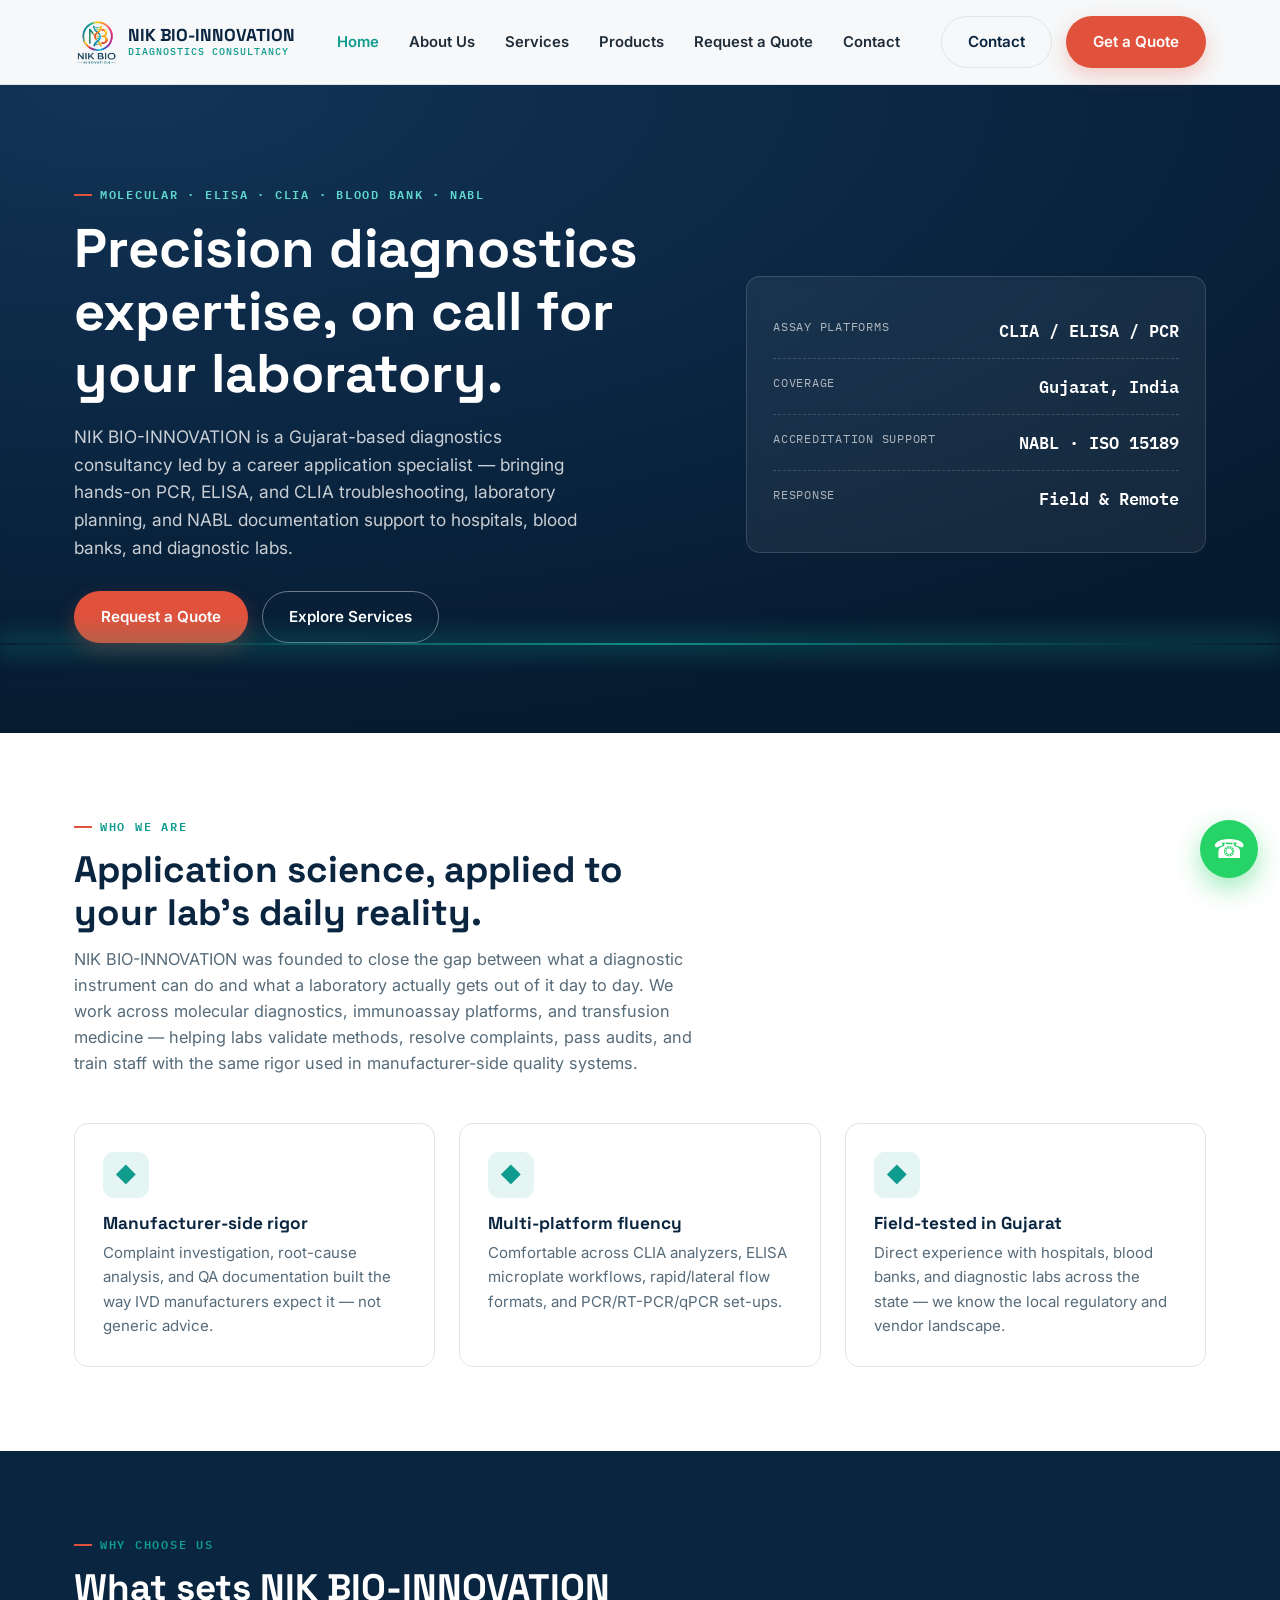
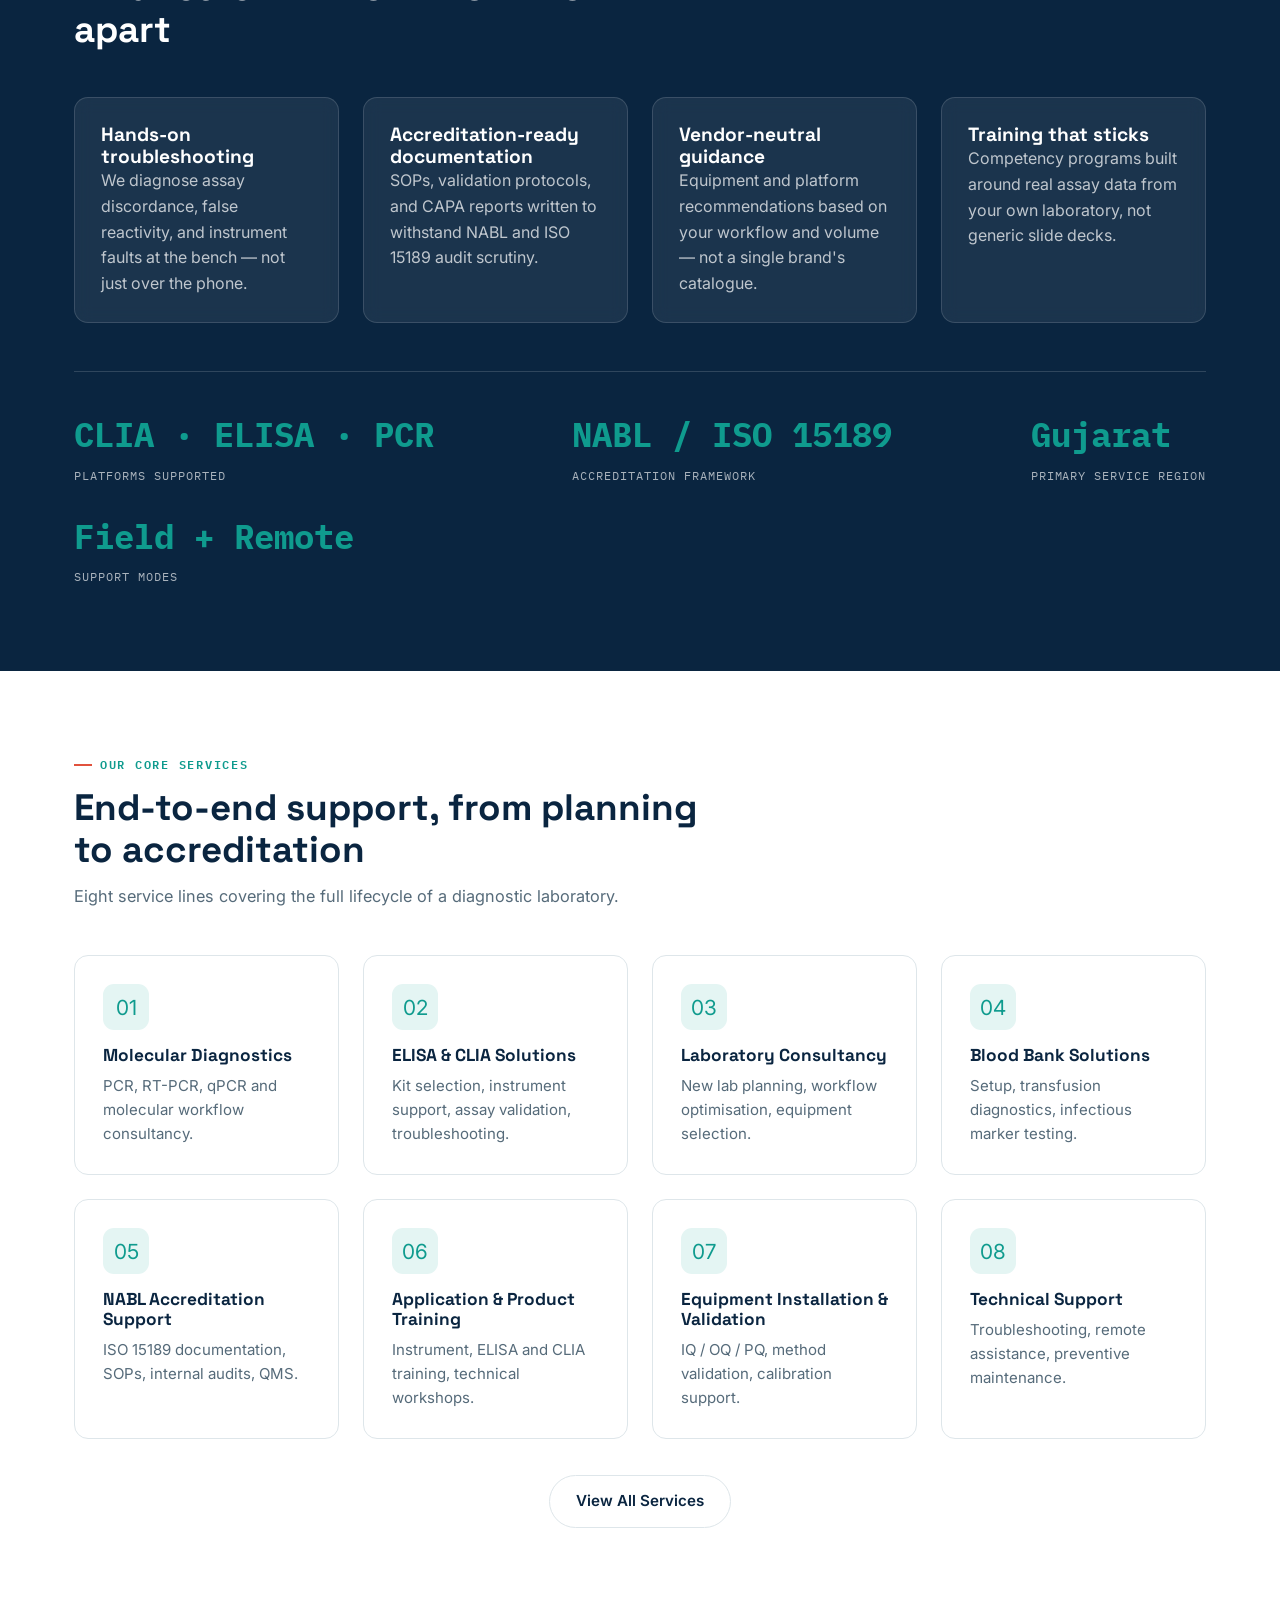
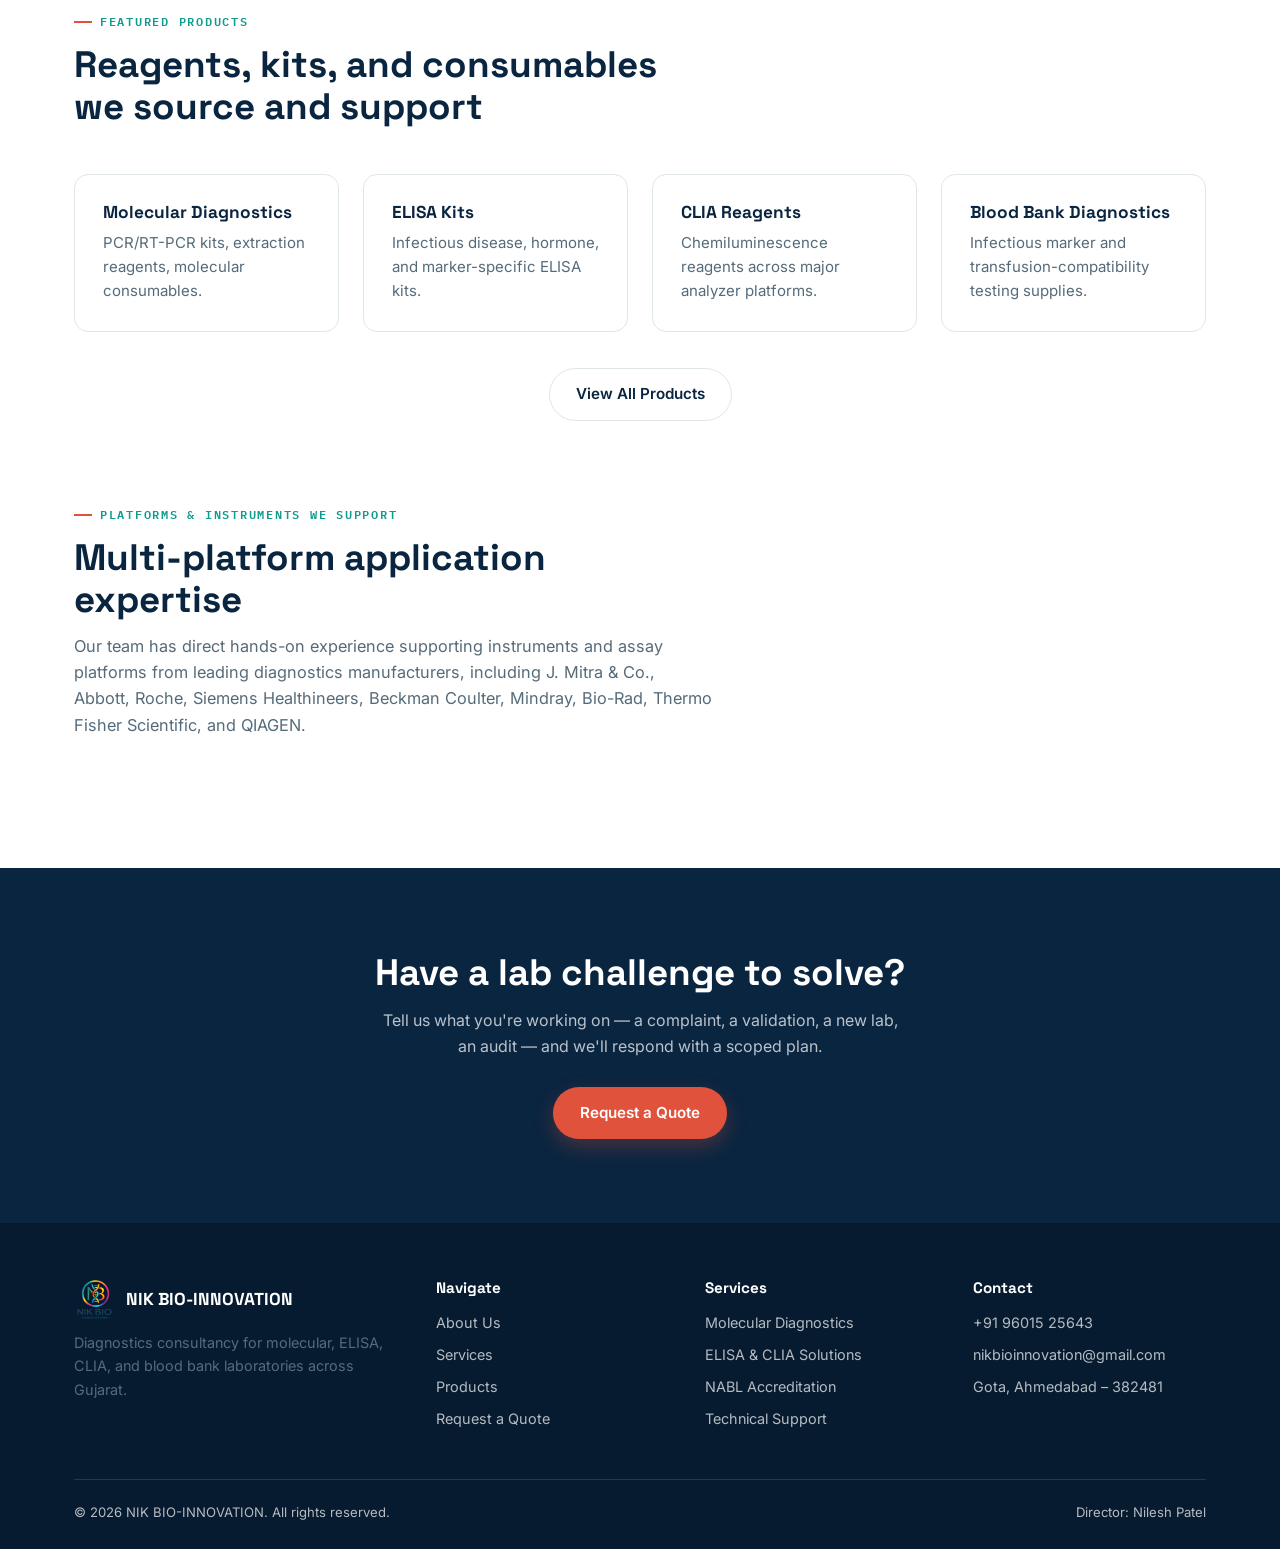
<file: index.html>
<!DOCTYPE html>
<html lang="en">
<head>
<meta charset="UTF-8">
<meta name="viewport" content="width=device-width, initial-scale=1.0">
<title>NIK BIO-INNOVATION | Diagnostics Consultancy — Gujarat, India</title>
<meta name="description" content="NIK BIO-INNOVATION provides molecular diagnostics, ELISA & CLIA solutions, laboratory consultancy, blood bank setup, NABL accreditation support, and technical training across Gujarat, India.">
<link rel="icon" type="image/png" href="assets/favicon-32.png">
<link rel="apple-touch-icon" href="assets/apple-touch-icon.png">
<link rel="stylesheet" href="style.css">
</head>
<body>

<header class="site">
  <nav class="nav">
    <a href="index.html" class="brand">
      <div class="brand-mark"><img src="../assets/logo-icon.png" alt="NIK BIO-INNOVATION logo"></div>
      <div class="brand-name">NIK BIO-INNOVATION<span>Diagnostics Consultancy</span></div>
    </a>
    <ul class="nav-links">
      <li><a href="index.html" class="active">Home</a></li>
      <li><a href="about.html">About Us</a></li>
      <li><a href="services.html">Services</a></li>
      <li><a href="products.html">Products</a></li>
      <li><a href="quote.html">Request a Quote</a></li>
      <li><a href="contact.html">Contact</a></li>
    </ul>
    <div class="nav-cta">
      <a href="contact.html" class="btn btn-outline">Contact</a>
      <a href="quote.html" class="btn btn-primary">Get a Quote</a>
      <button class="hamburger" aria-label="Menu"><span></span><span></span><span></span></button>
    </div>
  </nav>
</header>

<!-- HERO -->
<section class="hero">
  <div class="wrap hero-grid">
    <div>
      <div class="eyebrow" style="color:#5FD9CC">Molecular · ELISA · CLIA · Blood Bank · NABL</div>
      <h1 style="color:#fff">Precision diagnostics expertise, on call for your laboratory.</h1>
      <p class="lead">NIK BIO-INNOVATION is a Gujarat-based diagnostics consultancy led by a career application specialist — bringing hands-on PCR, ELISA, and CLIA troubleshooting, laboratory planning, and NABL documentation support to hospitals, blood banks, and diagnostic labs.</p>
      <div class="hero-actions">
        <a href="quote.html" class="btn btn-primary">Request a Quote</a>
        <a href="services.html" class="btn btn-on-dark">Explore Services</a>
      </div>
    </div>
    <div class="readout plate-grid-light">
      <div class="readout-row"><span class="readout-label">Assay Platforms</span><span class="readout-value">CLIA / ELISA / PCR</span></div>
      <div class="readout-row"><span class="readout-label">Coverage</span><span class="readout-value">Gujarat, India</span></div>
      <div class="readout-row"><span class="readout-label">Accreditation Support</span><span class="readout-value">NABL · ISO 15189</span></div>
      <div class="readout-row"><span class="readout-label">Response</span><span class="readout-value">Field &amp; Remote</span></div>
    </div>
  </div>
</section>

<!-- COMPANY INTRO -->
<section class="bg-panel">
  <div class="wrap">
    <div class="section-head reveal">
      <div class="eyebrow">Who we are</div>
      <h2>Application science, applied to your lab's daily reality.</h2>
      <p>NIK BIO-INNOVATION was founded to close the gap between what a diagnostic instrument can do and what a laboratory actually gets out of it day to day. We work across molecular diagnostics, immunoassay platforms, and transfusion medicine — helping labs validate methods, resolve complaints, pass audits, and train staff with the same rigor used in manufacturer-side quality systems.</p>
    </div>
    <div class="grid grid-3">
      <div class="card reveal">
        <div class="icon">◆</div>
        <h3>Manufacturer-side rigor</h3>
        <p>Complaint investigation, root-cause analysis, and QA documentation built the way IVD manufacturers expect it — not generic advice.</p>
      </div>
      <div class="card reveal">
        <div class="icon">◆</div>
        <h3>Multi-platform fluency</h3>
        <p>Comfortable across CLIA analyzers, ELISA microplate workflows, rapid/lateral flow formats, and PCR/RT-PCR/qPCR set-ups.</p>
      </div>
      <div class="card reveal">
        <div class="icon">◆</div>
        <h3>Field-tested in Gujarat</h3>
        <p>Direct experience with hospitals, blood banks, and diagnostic labs across the state — we know the local regulatory and vendor landscape.</p>
      </div>
    </div>
  </div>
</section>

<!-- WHY CHOOSE US -->
<section class="bg-navy plate-grid-light">
  <div class="wrap">
    <div class="section-head reveal">
      <div class="eyebrow">Why choose us</div>
      <h2>What sets NIK BIO-INNOVATION apart</h2>
    </div>
    <div class="grid grid-4">
      <div class="glass reveal">
        <h3>Hands-on troubleshooting</h3>
        <p>We diagnose assay discordance, false reactivity, and instrument faults at the bench — not just over the phone.</p>
      </div>
      <div class="glass reveal">
        <h3>Accreditation-ready documentation</h3>
        <p>SOPs, validation protocols, and CAPA reports written to withstand NABL and ISO 15189 audit scrutiny.</p>
      </div>
      <div class="glass reveal">
        <h3>Vendor-neutral guidance</h3>
        <p>Equipment and platform recommendations based on your workflow and volume — not a single brand's catalogue.</p>
      </div>
      <div class="glass reveal">
        <h3>Training that sticks</h3>
        <p>Competency programs built around real assay data from your own laboratory, not generic slide decks.</p>
      </div>
    </div>
    <div class="stats reveal" style="margin-top:48px; border-top:1px solid rgba(255,255,255,0.15); padding-top:36px;">
      <div class="stat"><div class="num">CLIA · ELISA · PCR</div><div class="lbl">Platforms Supported</div></div>
      <div class="stat"><div class="num">NABL / ISO 15189</div><div class="lbl">Accreditation Framework</div></div>
      <div class="stat"><div class="num">Gujarat</div><div class="lbl">Primary Service Region</div></div>
      <div class="stat"><div class="num">Field + Remote</div><div class="lbl">Support Modes</div></div>
    </div>
  </div>
</section>

<!-- CORE SERVICES -->
<section class="bg-panel">
  <div class="wrap">
    <div class="section-head reveal">
      <div class="eyebrow">Our core services</div>
      <h2>End-to-end support, from planning to accreditation</h2>
      <p>Eight service lines covering the full lifecycle of a diagnostic laboratory.</p>
    </div>
    <div class="grid grid-4">
      <div class="card reveal"><div class="icon">01</div><h3>Molecular Diagnostics</h3><p>PCR, RT-PCR, qPCR and molecular workflow consultancy.</p></div>
      <div class="card reveal"><div class="icon">02</div><h3>ELISA &amp; CLIA Solutions</h3><p>Kit selection, instrument support, assay validation, troubleshooting.</p></div>
      <div class="card reveal"><div class="icon">03</div><h3>Laboratory Consultancy</h3><p>New lab planning, workflow optimisation, equipment selection.</p></div>
      <div class="card reveal"><div class="icon">04</div><h3>Blood Bank Solutions</h3><p>Setup, transfusion diagnostics, infectious marker testing.</p></div>
      <div class="card reveal"><div class="icon">05</div><h3>NABL Accreditation Support</h3><p>ISO 15189 documentation, SOPs, internal audits, QMS.</p></div>
      <div class="card reveal"><div class="icon">06</div><h3>Application &amp; Product Training</h3><p>Instrument, ELISA and CLIA training, technical workshops.</p></div>
      <div class="card reveal"><div class="icon">07</div><h3>Equipment Installation &amp; Validation</h3><p>IQ / OQ / PQ, method validation, calibration support.</p></div>
      <div class="card reveal"><div class="icon">08</div><h3>Technical Support</h3><p>Troubleshooting, remote assistance, preventive maintenance.</p></div>
    </div>
    <div style="text-align:center; margin-top:36px;">
      <a href="services.html" class="btn btn-outline">View All Services</a>
    </div>
  </div>
</section>

<!-- FEATURED PRODUCTS -->
<section class="bg-panel" style="padding-top:0;">
  <div class="wrap">
    <div class="section-head reveal">
      <div class="eyebrow">Featured products</div>
      <h2>Reagents, kits, and consumables we source and support</h2>
    </div>
    <div class="grid grid-4">
      <div class="card reveal"><h3>Molecular Diagnostics</h3><p>PCR/RT-PCR kits, extraction reagents, molecular consumables.</p></div>
      <div class="card reveal"><h3>ELISA Kits</h3><p>Infectious disease, hormone, and marker-specific ELISA kits.</p></div>
      <div class="card reveal"><h3>CLIA Reagents</h3><p>Chemiluminescence reagents across major analyzer platforms.</p></div>
      <div class="card reveal"><h3>Blood Bank Diagnostics</h3><p>Infectious marker and transfusion-compatibility testing supplies.</p></div>
    </div>
    <div style="text-align:center; margin-top:36px;">
      <a href="products.html" class="btn btn-outline">View All Products</a>
    </div>
  </div>
</section>

<!-- PLATFORMS WE SUPPORT (replaces "brands we work with") -->
<section class="bg-panel" style="padding-top:0;">
  <div class="wrap">
    <div class="section-head reveal">
      <div class="eyebrow">Platforms &amp; instruments we support</div>
      <h2>Multi-platform application expertise</h2>
      <p>Our team has direct hands-on experience supporting instruments and assay platforms from leading diagnostics manufacturers, including J. Mitra &amp; Co., Abbott, Roche, Siemens Healthineers, Beckman Coulter, Mindray, Bio-Rad, Thermo Fisher Scientific, and QIAGEN.</p>
    </div>
  </div>
</section>

<!-- REQUEST A QUOTE STRIP -->
<section class="bg-navy plate-grid-light">
  <div class="wrap" style="text-align:center;">
    <h2 style="color:#fff;">Have a lab challenge to solve?</h2>
    <p style="max-width:520px; margin:14px auto 28px;">Tell us what you're working on — a complaint, a validation, a new lab, an audit — and we'll respond with a scoped plan.</p>
    <a href="quote.html" class="btn btn-primary">Request a Quote</a>
  </div>
</section>

<div id="contact"></div>
<!-- FOOTER -->
<footer>
  <div class="wrap">
    <div class="footer-grid">
      <div>
        <div class="footer-brand"><img src="assets/logo-icon.png" alt="NIK BIO-INNOVATION logo"><div class="brand-name" style="color:#fff;">NIK BIO-INNOVATION</div></div>
        <p style="margin-top:12px; font-size:0.9rem;">Diagnostics consultancy for molecular, ELISA, CLIA, and blood bank laboratories across Gujarat.</p>
      </div>
      <div>
        <h4>Navigate</h4>
        <ul>
          <li><a href="about.html">About Us</a></li>
          <li><a href="services.html">Services</a></li>
          <li><a href="products.html">Products</a></li>
          <li><a href="quote.html">Request a Quote</a></li>
        </ul>
      </div>
      <div>
        <h4>Services</h4>
        <ul>
          <li><a href="services.html">Molecular Diagnostics</a></li>
          <li><a href="services.html">ELISA &amp; CLIA Solutions</a></li>
          <li><a href="services.html">NABL Accreditation</a></li>
          <li><a href="services.html">Technical Support</a></li>
        </ul>
      </div>
      <div>
        <h4>Contact</h4>
        <ul>
          <li>+91 96015 25643</li>
          <li>nikbioinnovation@gmail.com</li>
          <li>Gota, Ahmedabad – 382481</li>
        </ul>
      </div>
    </div>
    <div class="footer-bottom">
      <span>&copy; 2026 NIK BIO-INNOVATION. All rights reserved.</span>
      <span>Director: Nilesh Patel</span>
    </div>
  </div>
</footer>

<a class="wa-float" href="https://wa.me/919601525643" target="_blank" rel="noopener" aria-label="Chat on WhatsApp">☎</a>

<script src="script.js"></script>
</body>
</html>
</file>
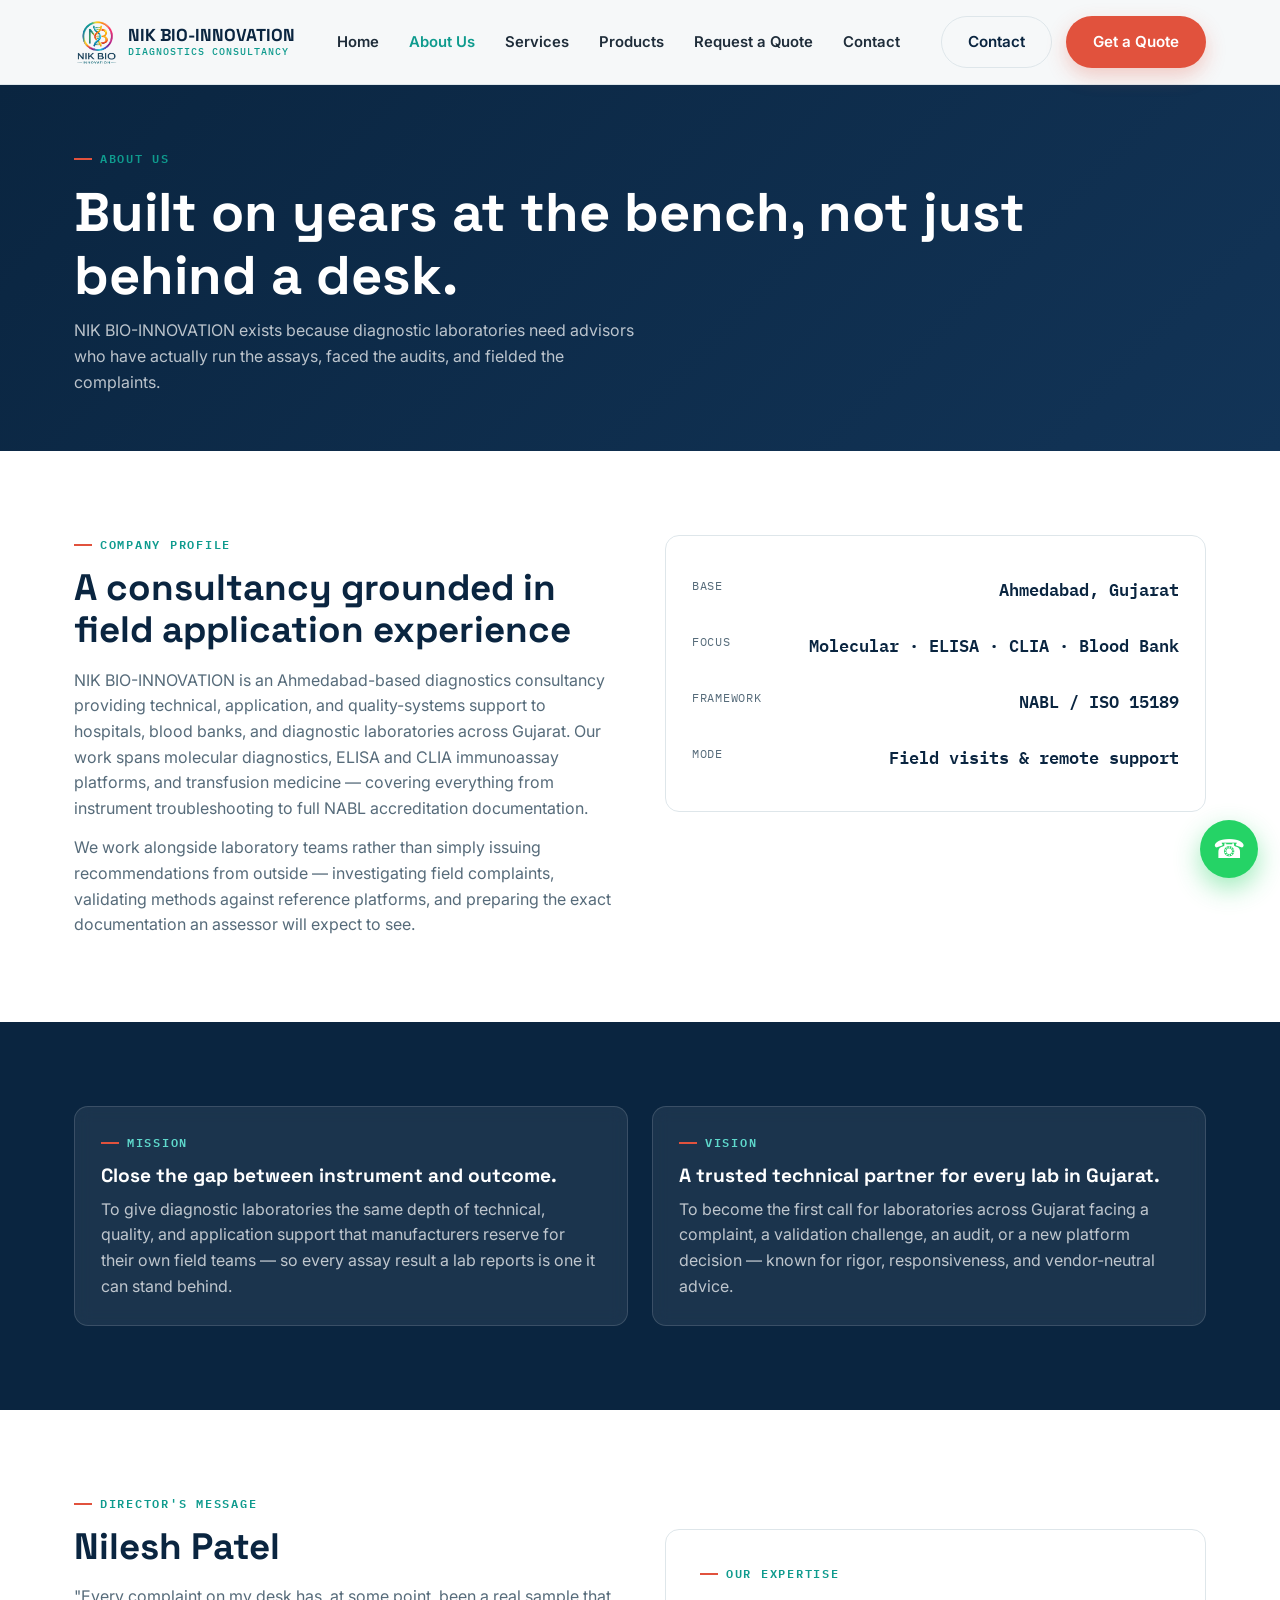
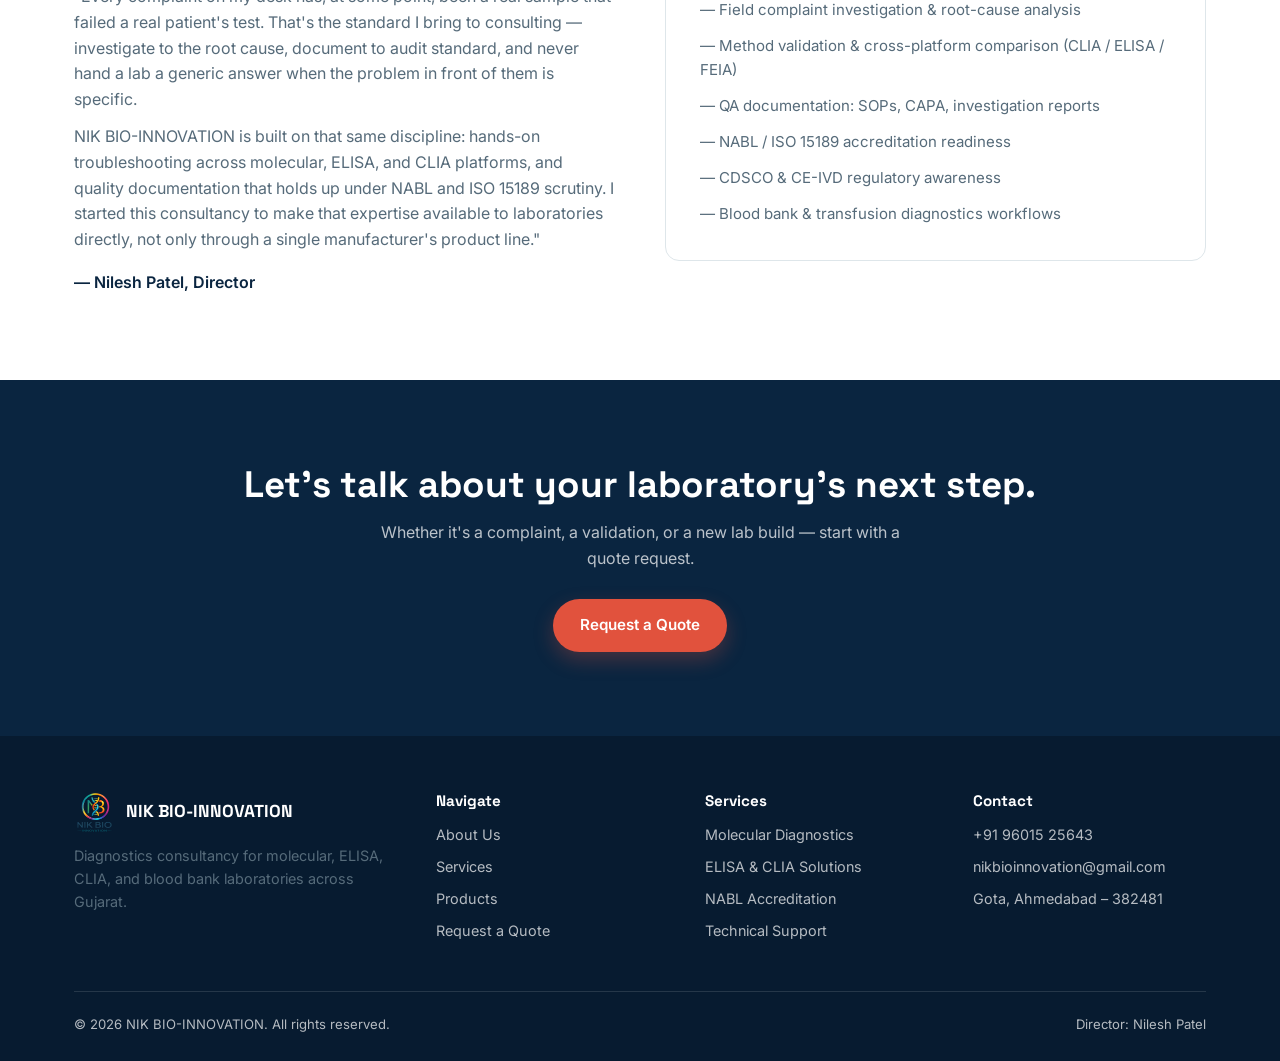
<file: about.html>
<!DOCTYPE html>
<html lang="en">
<head>
<meta charset="UTF-8">
<meta name="viewport" content="width=device-width, initial-scale=1.0">
<title>About Us | NIK BIO-INNOVATION</title>
<meta name="description" content="Company profile, mission, vision, and director's message for NIK BIO-INNOVATION, a diagnostics consultancy serving Gujarat, India.">
<link rel="icon" type="image/png" href="assets/favicon-32.png">
<link rel="apple-touch-icon" href="assets/apple-touch-icon.png">
<link rel="stylesheet" href="style.css">
</head>
<body>

<header class="site">
  <nav class="nav">
    <a href="index.html" class="brand">
      <div class="brand-mark"><img src="assets/logo-icon.png" alt="NIK BIO-INNOVATION logo"></div>
      <div class="brand-name">NIK BIO-INNOVATION<span>Diagnostics Consultancy</span></div>
    </a>
    <ul class="nav-links">
      <li><a href="index.html">Home</a></li>
      <li><a href="about.html" class="active">About Us</a></li>
      <li><a href="services.html">Services</a></li>
      <li><a href="products.html">Products</a></li>
      <li><a href="quote.html">Request a Quote</a></li>
      <li><a href="contact.html">Contact</a></li>
    </ul>
    <div class="nav-cta">
      <a href="contact.html" class="btn btn-outline">Contact</a>
      <a href="quote.html" class="btn btn-primary">Get a Quote</a>
      <button class="hamburger" aria-label="Menu"><span></span><span></span><span></span></button>
    </div>
  </nav>
</header>

<section class="page-hero plate-grid-light">
  <div class="wrap">
    <div class="eyebrow">About us</div>
    <h1 style="color:#fff;">Built on years at the bench, not just behind a desk.</h1>
    <p>NIK BIO-INNOVATION exists because diagnostic laboratories need advisors who have actually run the assays, faced the audits, and fielded the complaints.</p>
  </div>
</section>

<section class="bg-panel">
  <div class="wrap">
    <div class="grid grid-2" style="align-items:start; gap:50px;">
      <div class="reveal">
        <div class="eyebrow">Company profile</div>
        <h2>A consultancy grounded in field application experience</h2>
        <p style="margin-top:16px;">NIK BIO-INNOVATION is an Ahmedabad-based diagnostics consultancy providing technical, application, and quality-systems support to hospitals, blood banks, and diagnostic laboratories across Gujarat. Our work spans molecular diagnostics, ELISA and CLIA immunoassay platforms, and transfusion medicine — covering everything from instrument troubleshooting to full NABL accreditation documentation.</p>
        <p style="margin-top:14px;">We work alongside laboratory teams rather than simply issuing recommendations from outside — investigating field complaints, validating methods against reference platforms, and preparing the exact documentation an assessor will expect to see.</p>
      </div>
      <div class="readout plate-grid" style="background:var(--panel); border:1px solid var(--line);">
        <div class="readout-row"><span class="readout-label" style="color:var(--ink-soft)">Base</span><span class="readout-value" style="color:var(--navy)">Ahmedabad, Gujarat</span></div>
        <div class="readout-row"><span class="readout-label" style="color:var(--ink-soft)">Focus</span><span class="readout-value" style="color:var(--navy)">Molecular · ELISA · CLIA · Blood Bank</span></div>
        <div class="readout-row"><span class="readout-label" style="color:var(--ink-soft)">Framework</span><span class="readout-value" style="color:var(--navy)">NABL / ISO 15189</span></div>
        <div class="readout-row"><span class="readout-label" style="color:var(--ink-soft)">Mode</span><span class="readout-value" style="color:var(--navy)">Field visits &amp; remote support</span></div>
      </div>
    </div>
  </div>
</section>

<section class="bg-navy plate-grid-light">
  <div class="wrap">
    <div class="grid grid-2">
      <div class="glass reveal">
        <div class="eyebrow" style="color:#5FD9CC">Mission</div>
        <h3>Close the gap between instrument and outcome.</h3>
        <p style="margin-top:10px;">To give diagnostic laboratories the same depth of technical, quality, and application support that manufacturers reserve for their own field teams — so every assay result a lab reports is one it can stand behind.</p>
      </div>
      <div class="glass reveal">
        <div class="eyebrow" style="color:#5FD9CC">Vision</div>
        <h3>A trusted technical partner for every lab in Gujarat.</h3>
        <p style="margin-top:10px;">To become the first call for laboratories across Gujarat facing a complaint, a validation challenge, an audit, or a new platform decision — known for rigor, responsiveness, and vendor-neutral advice.</p>
      </div>
    </div>
  </div>
</section>

<section class="bg-panel">
  <div class="wrap">
    <div class="grid grid-2" style="align-items:center; gap:50px;">
      <div class="reveal">
        <div class="eyebrow">Director's message</div>
        <h2>Nilesh Patel</h2>
        <p style="margin-top:16px;">"Every complaint on my desk has, at some point, been a real sample that failed a real patient's test. That's the standard I bring to consulting — investigate to the root cause, document to audit standard, and never hand a lab a generic answer when the problem in front of them is specific.</p>
        <p style="margin-top:12px;">NIK BIO-INNOVATION is built on that same discipline: hands-on troubleshooting across molecular, ELISA, and CLIA platforms, and quality documentation that holds up under NABL and ISO 15189 scrutiny. I started this consultancy to make that expertise available to laboratories directly, not only through a single manufacturer's product line."</p>
        <p style="margin-top:18px; font-weight:600; color:var(--navy);">— Nilesh Patel, Director</p>
      </div>
      <div class="card reveal" style="padding:34px;">
        <div class="eyebrow">Our expertise</div>
        <ul style="margin-top:14px; display:flex; flex-direction:column; gap:12px;">
          <li style="font-size:0.94rem; color:var(--ink-soft);">— Field complaint investigation &amp; root-cause analysis</li>
          <li style="font-size:0.94rem; color:var(--ink-soft);">— Method validation &amp; cross-platform comparison (CLIA / ELISA / FEIA)</li>
          <li style="font-size:0.94rem; color:var(--ink-soft);">— QA documentation: SOPs, CAPA, investigation reports</li>
          <li style="font-size:0.94rem; color:var(--ink-soft);">— NABL / ISO 15189 accreditation readiness</li>
          <li style="font-size:0.94rem; color:var(--ink-soft);">— CDSCO &amp; CE-IVD regulatory awareness</li>
          <li style="font-size:0.94rem; color:var(--ink-soft);">— Blood bank &amp; transfusion diagnostics workflows</li>
        </ul>
      </div>
    </div>
  </div>
</section>

<section class="bg-navy plate-grid-light" style="text-align:center;">
  <div class="wrap">
    <h2 style="color:#fff;">Let's talk about your laboratory's next step.</h2>
    <p style="max-width:520px; margin:14px auto 28px;">Whether it's a complaint, a validation, or a new lab build — start with a quote request.</p>
    <a href="quote.html" class="btn btn-primary">Request a Quote</a>
  </div>
</section>

<footer>
  <div class="wrap">
    <div class="footer-grid">
      <div>
        <div class="footer-brand"><img src="assets/logo-icon.png" alt="NIK BIO-INNOVATION logo"><div class="brand-name" style="color:#fff;">NIK BIO-INNOVATION</div></div>
        <p style="margin-top:12px; font-size:0.9rem;">Diagnostics consultancy for molecular, ELISA, CLIA, and blood bank laboratories across Gujarat.</p>
      </div>
      <div>
        <h4>Navigate</h4>
        <ul>
          <li><a href="about.html">About Us</a></li>
          <li><a href="services.html">Services</a></li>
          <li><a href="products.html">Products</a></li>
          <li><a href="quote.html">Request a Quote</a></li>
        </ul>
      </div>
      <div>
        <h4>Services</h4>
        <ul>
          <li><a href="services.html">Molecular Diagnostics</a></li>
          <li><a href="services.html">ELISA &amp; CLIA Solutions</a></li>
          <li><a href="services.html">NABL Accreditation</a></li>
          <li><a href="services.html">Technical Support</a></li>
        </ul>
      </div>
      <div>
        <h4>Contact</h4>
        <ul>
          <li>+91 96015 25643</li>
          <li>nikbioinnovation@gmail.com</li>
          <li>Gota, Ahmedabad – 382481</li>
        </ul>
      </div>
    </div>
    <div class="footer-bottom">
      <span>&copy; 2026 NIK BIO-INNOVATION. All rights reserved.</span>
      <span>Director: Nilesh Patel</span>
    </div>
  </div>
</footer>

<a class="wa-float" href="https://wa.me/919601525643" target="_blank" rel="noopener" aria-label="Chat on WhatsApp">☎</a>

<script src="script.js"></script>
</body>
</html>
</file>
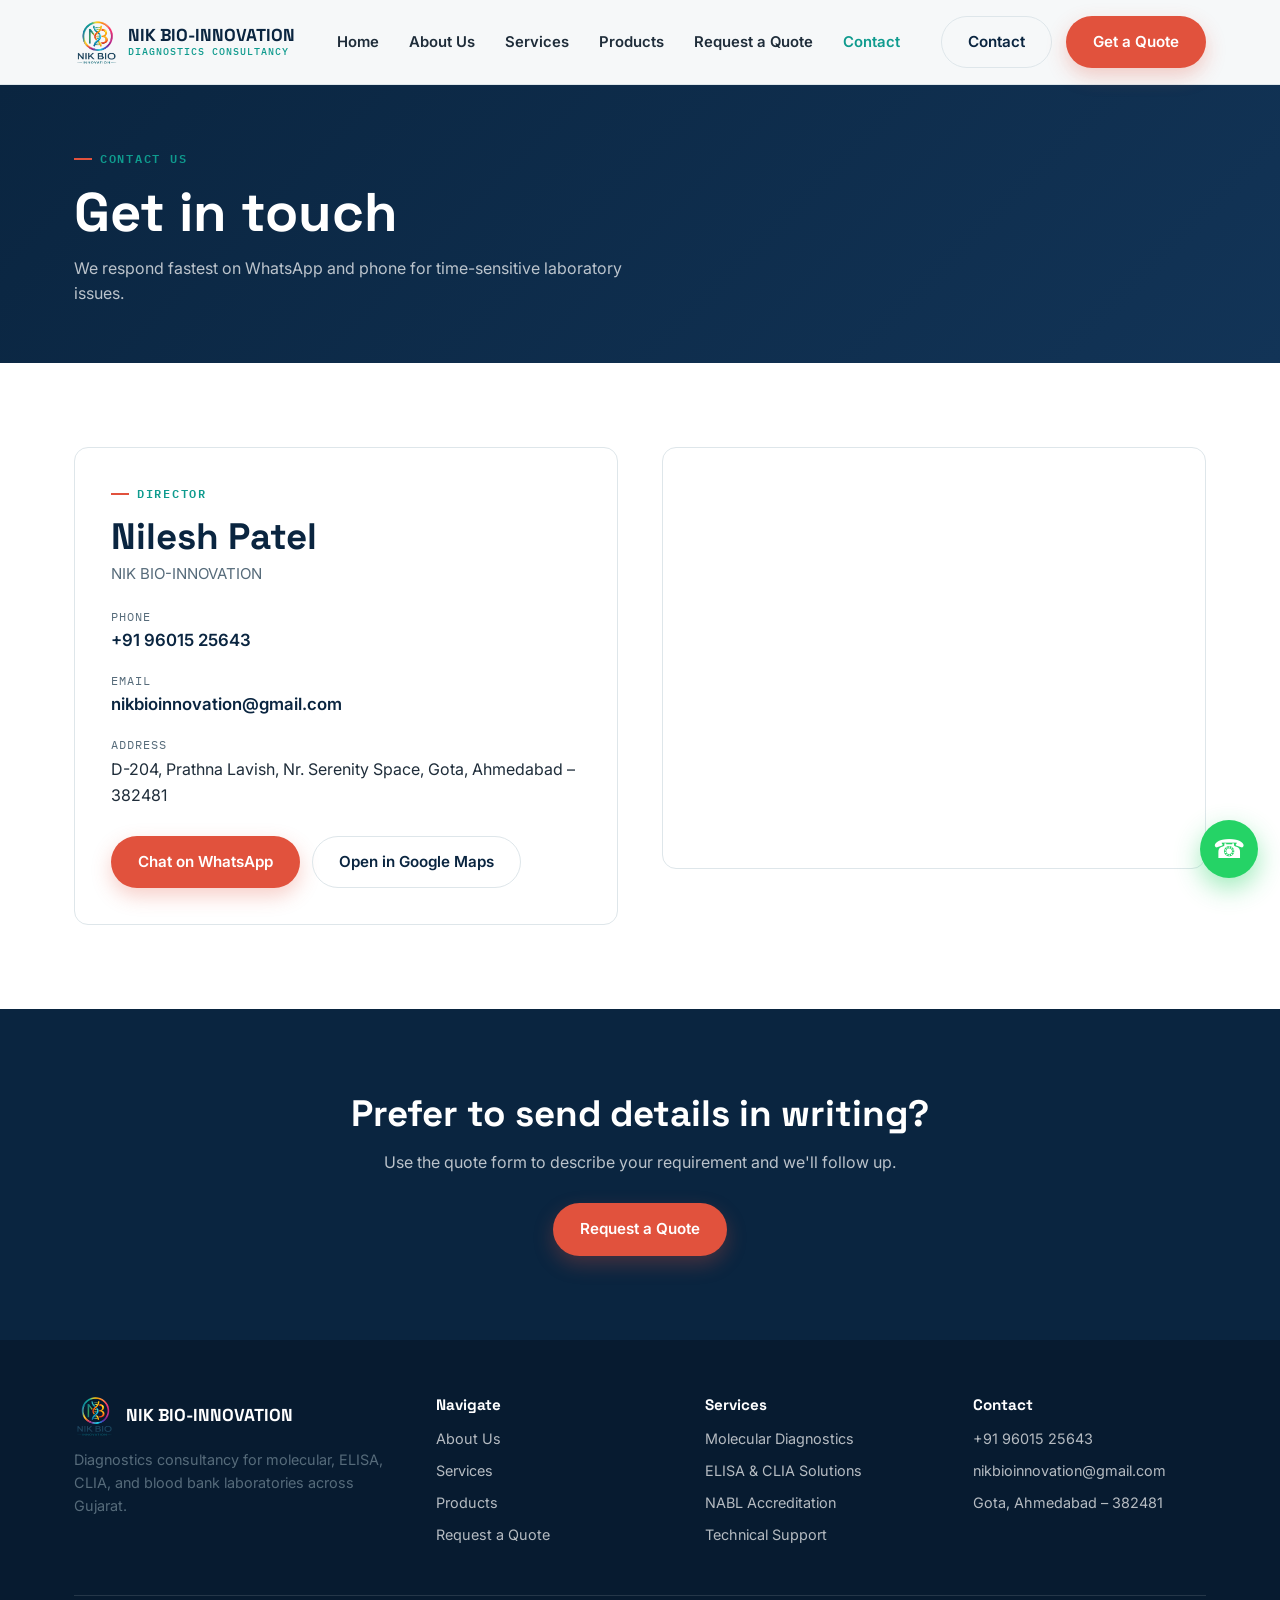
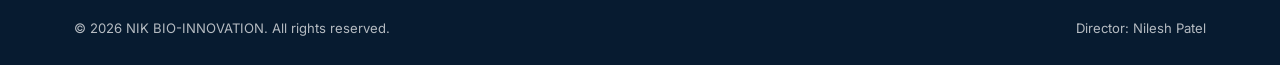
<file: contact.html>
<!DOCTYPE html>
<html lang="en">
<head>
<meta charset="UTF-8">
<meta name="viewport" content="width=device-width, initial-scale=1.0">
<title>Contact Us | NIK BIO-INNOVATION</title>
<meta name="description" content="Contact NIK BIO-INNOVATION — Nilesh Patel, Director. Gota, Ahmedabad, Gujarat. Phone, email, WhatsApp, and map.">
<link rel="icon" type="image/png" href="assets/favicon-32.png">
<link rel="apple-touch-icon" href="assets/apple-touch-icon.png">
<link rel="stylesheet" href="style.css">
</head>
<body>

<header class="site">
  <nav class="nav">
    <a href="index.html" class="brand">
      <div class="brand-mark"><img src="assets/logo-icon.png" alt="NIK BIO-INNOVATION logo"></div>
      <div class="brand-name">NIK BIO-INNOVATION<span>Diagnostics Consultancy</span></div>
    </a>
    <ul class="nav-links">
      <li><a href="index.html">Home</a></li>
      <li><a href="about.html">About Us</a></li>
      <li><a href="services.html">Services</a></li>
      <li><a href="products.html">Products</a></li>
      <li><a href="quote.html">Request a Quote</a></li>
      <li><a href="contact.html" class="active">Contact</a></li>
    </ul>
    <div class="nav-cta">
      <a href="contact.html" class="btn btn-outline">Contact</a>
      <a href="quote.html" class="btn btn-primary">Get a Quote</a>
      <button class="hamburger" aria-label="Menu"><span></span><span></span><span></span></button>
    </div>
  </nav>
</header>

<section class="page-hero plate-grid-light">
  <div class="wrap">
    <div class="eyebrow">Contact us</div>
    <h1 style="color:#fff;">Get in touch</h1>
    <p>We respond fastest on WhatsApp and phone for time-sensitive laboratory issues.</p>
  </div>
</section>

<section class="bg-panel">
  <div class="wrap">
    <div class="grid grid-2" style="gap:44px; align-items:start;">
      <div class="card reveal" style="padding:36px;">
        <div class="eyebrow">Director</div>
        <h2 style="margin-bottom:4px;">Nilesh Patel</h2>
        <p style="margin-bottom:22px;">NIK BIO-INNOVATION</p>

        <div style="display:flex; flex-direction:column; gap:18px;">
          <div>
            <div class="readout-label" style="font-family:var(--font-mono); font-size:0.74rem; letter-spacing:0.08em; text-transform:uppercase; color:var(--ink-soft);">Phone</div>
            <a href="tel:+919601525643" style="font-weight:600; color:var(--navy); font-size:1.05rem;">+91 96015 25643</a>
          </div>
          <div>
            <div class="readout-label" style="font-family:var(--font-mono); font-size:0.74rem; letter-spacing:0.08em; text-transform:uppercase; color:var(--ink-soft);">Email</div>
            <a href="mailto:nikbioinnovation@gmail.com" style="font-weight:600; color:var(--navy); font-size:1.05rem;">nikbioinnovation@gmail.com</a>
          </div>
          <div>
            <div class="readout-label" style="font-family:var(--font-mono); font-size:0.74rem; letter-spacing:0.08em; text-transform:uppercase; color:var(--ink-soft);">Address</div>
            <p style="color:var(--ink); font-size:1rem; margin-top:2px;">D-204, Prathna Lavish, Nr. Serenity Space, Gota, Ahmedabad – 382481</p>
          </div>
        </div>

        <div style="display:flex; gap:12px; margin-top:28px; flex-wrap:wrap;">
          <a href="https://wa.me/919601525643" target="_blank" rel="noopener" class="btn btn-primary">Chat on WhatsApp</a>
          <a href="https://www.google.com/maps/search/?api=1&query=D-204+Prathna+Lavish+Nr+Serenity+Space+Gota+Ahmedabad+382481" target="_blank" rel="noopener" class="btn btn-outline">Open in Google Maps</a>
        </div>
      </div>

      <div class="reveal" style="border-radius:var(--radius); overflow:hidden; border:1px solid var(--line); min-height:420px;">
        <iframe
          title="NIK BIO-INNOVATION location"
          src="https://www.google.com/maps?q=D-204+Prathna+Lavish+Nr+Serenity+Space+Gota+Ahmedabad+382481&output=embed"
          width="100%" height="420" style="border:0; display:block;"
          loading="lazy" referrerpolicy="no-referrer-when-downgrade">
        </iframe>
      </div>
    </div>
  </div>
</section>

<section class="bg-navy plate-grid-light" style="text-align:center;">
  <div class="wrap">
    <h2 style="color:#fff;">Prefer to send details in writing?</h2>
    <p style="max-width:520px; margin:14px auto 28px;">Use the quote form to describe your requirement and we'll follow up.</p>
    <a href="quote.html" class="btn btn-primary">Request a Quote</a>
  </div>
</section>

<footer>
  <div class="wrap">
    <div class="footer-grid">
      <div>
        <div class="footer-brand"><img src="assets/logo-icon.png" alt="NIK BIO-INNOVATION logo"><div class="brand-name" style="color:#fff;">NIK BIO-INNOVATION</div></div>
        <p style="margin-top:12px; font-size:0.9rem;">Diagnostics consultancy for molecular, ELISA, CLIA, and blood bank laboratories across Gujarat.</p>
      </div>
      <div>
        <h4>Navigate</h4>
        <ul>
          <li><a href="about.html">About Us</a></li>
          <li><a href="services.html">Services</a></li>
          <li><a href="products.html">Products</a></li>
          <li><a href="quote.html">Request a Quote</a></li>
        </ul>
      </div>
      <div>
        <h4>Services</h4>
        <ul>
          <li><a href="services.html">Molecular Diagnostics</a></li>
          <li><a href="services.html">ELISA &amp; CLIA Solutions</a></li>
          <li><a href="services.html">NABL Accreditation</a></li>
          <li><a href="services.html">Technical Support</a></li>
        </ul>
      </div>
      <div>
        <h4>Contact</h4>
        <ul>
          <li>+91 96015 25643</li>
          <li>nikbioinnovation@gmail.com</li>
          <li>Gota, Ahmedabad – 382481</li>
        </ul>
      </div>
    </div>
    <div class="footer-bottom">
      <span>&copy; 2026 NIK BIO-INNOVATION. All rights reserved.</span>
      <span>Director: Nilesh Patel</span>
    </div>
  </div>
</footer>

<a class="wa-float" href="https://wa.me/919601525643" target="_blank" rel="noopener" aria-label="Chat on WhatsApp">☎</a>

<script src="script.js"></script>
</body>
</html>
</file>
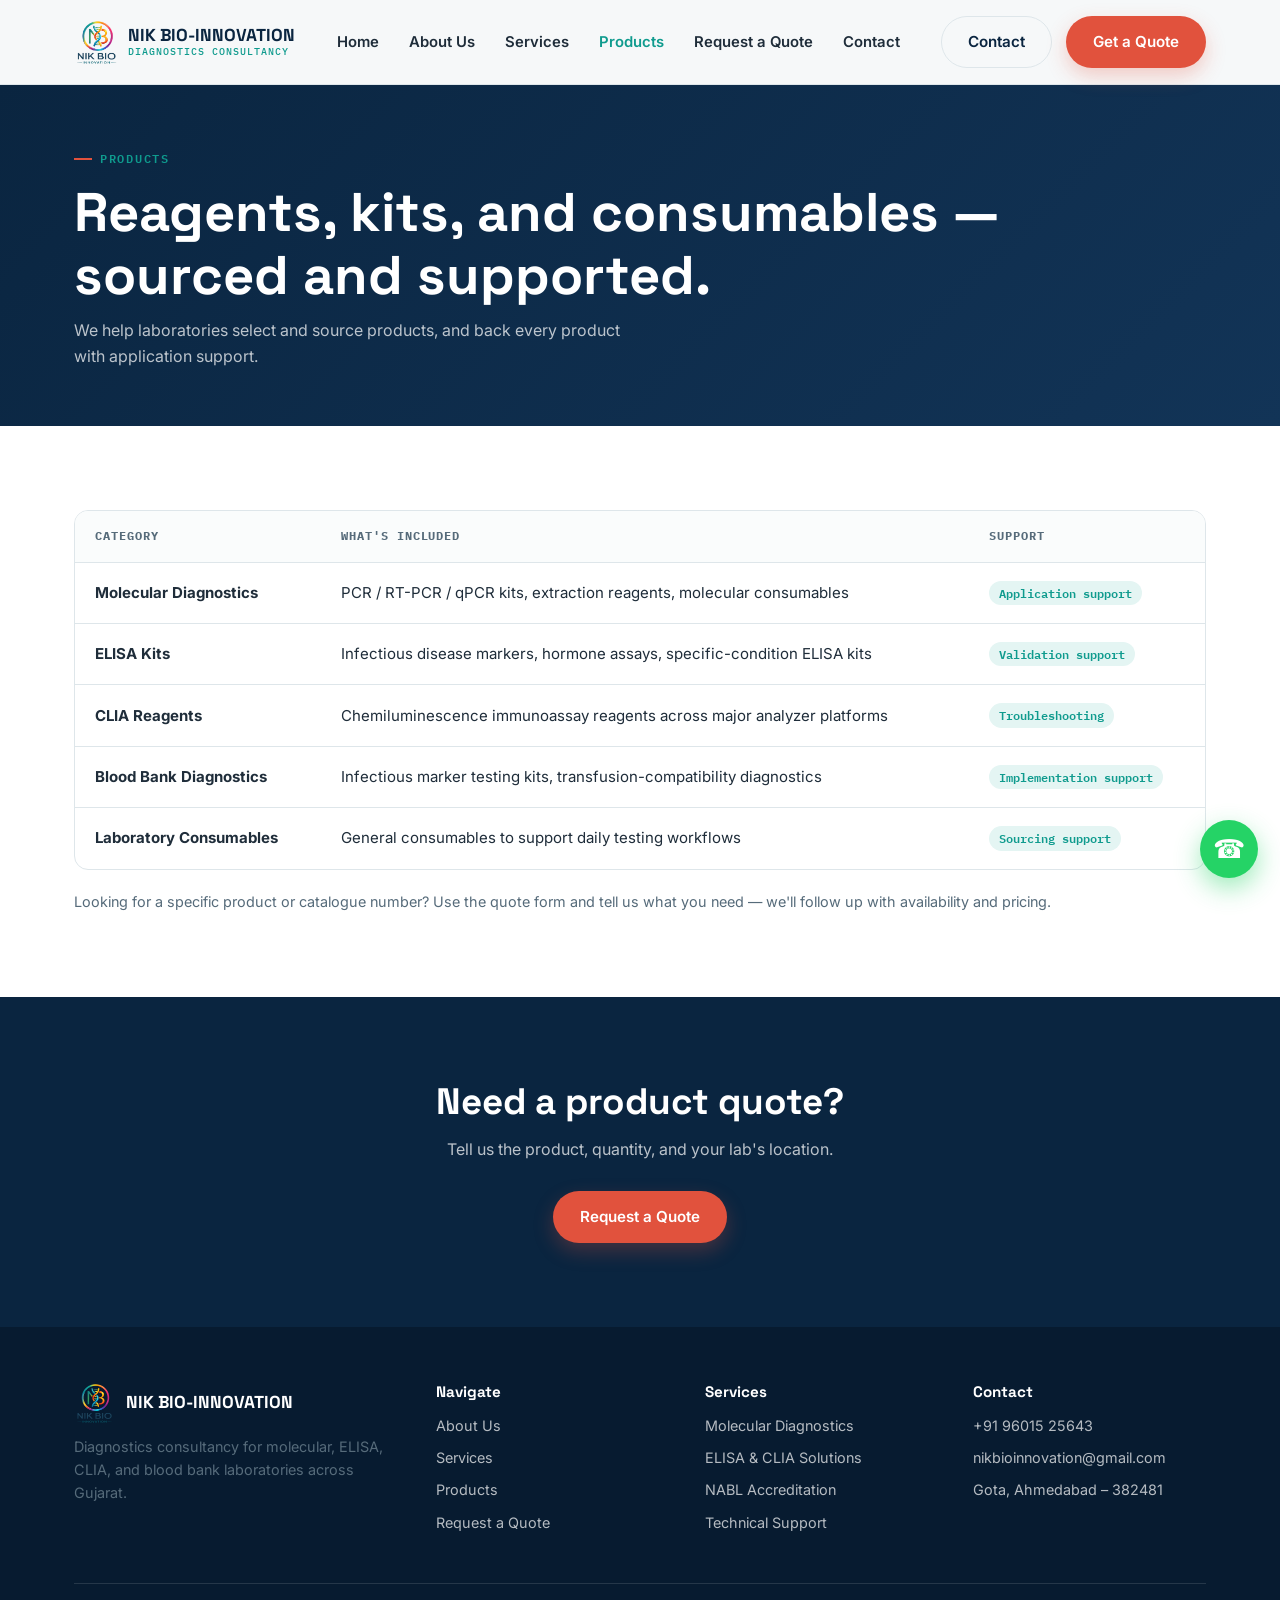
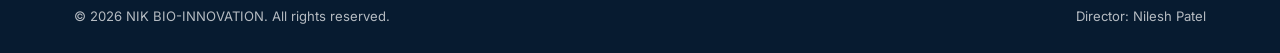
<file: products.html>
<!DOCTYPE html>
<html lang="en">
<head>
<meta charset="UTF-8">
<meta name="viewport" content="width=device-width, initial-scale=1.0">
<title>Products | NIK BIO-INNOVATION</title>
<meta name="description" content="Molecular diagnostics kits, ELISA kits, CLIA reagents, blood bank diagnostics, and laboratory consumables sourced and supported by NIK BIO-INNOVATION.">
<link rel="icon" type="image/png" href="assets/favicon-32.png">
<link rel="apple-touch-icon" href="assets/apple-touch-icon.png">
<link rel="stylesheet" href="style.css">
</head>
<body>

<header class="site">
  <nav class="nav">
    <a href="index.html" class="brand">
      <div class="brand-mark"><img src="assets/logo-icon.png" alt="NIK BIO-INNOVATION logo"></div>
      <div class="brand-name">NIK BIO-INNOVATION<span>Diagnostics Consultancy</span></div>
    </a>
    <ul class="nav-links">
      <li><a href="index.html">Home</a></li>
      <li><a href="about.html">About Us</a></li>
      <li><a href="services.html">Services</a></li>
      <li><a href="products.html" class="active">Products</a></li>
      <li><a href="quote.html">Request a Quote</a></li>
      <li><a href="contact.html">Contact</a></li>
    </ul>
    <div class="nav-cta">
      <a href="contact.html" class="btn btn-outline">Contact</a>
      <a href="quote.html" class="btn btn-primary">Get a Quote</a>
      <button class="hamburger" aria-label="Menu"><span></span><span></span><span></span></button>
    </div>
  </nav>
</header>

<section class="page-hero plate-grid-light">
  <div class="wrap">
    <div class="eyebrow">Products</div>
    <h1 style="color:#fff;">Reagents, kits, and consumables — sourced and supported.</h1>
    <p>We help laboratories select and source products, and back every product with application support.</p>
  </div>
</section>

<section class="bg-panel">
  <div class="wrap">
    <div class="table-wrap reveal">
      <table>
        <thead>
          <tr><th>Category</th><th>What's included</th><th>Support</th></tr>
        </thead>
        <tbody>
          <tr>
            <td><strong>Molecular Diagnostics</strong></td>
            <td>PCR / RT-PCR / qPCR kits, extraction reagents, molecular consumables</td>
            <td><span class="tag">Application support</span></td>
          </tr>
          <tr>
            <td><strong>ELISA Kits</strong></td>
            <td>Infectious disease markers, hormone assays, specific-condition ELISA kits</td>
            <td><span class="tag">Validation support</span></td>
          </tr>
          <tr>
            <td><strong>CLIA Reagents</strong></td>
            <td>Chemiluminescence immunoassay reagents across major analyzer platforms</td>
            <td><span class="tag">Troubleshooting</span></td>
          </tr>
          <tr>
            <td><strong>Blood Bank Diagnostics</strong></td>
            <td>Infectious marker testing kits, transfusion-compatibility diagnostics</td>
            <td><span class="tag">Implementation support</span></td>
          </tr>
          <tr>
            <td><strong>Laboratory Consumables</strong></td>
            <td>General consumables to support daily testing workflows</td>
            <td><span class="tag">Sourcing support</span></td>
          </tr>
        </tbody>
      </table>
    </div>
    <p style="margin-top:20px; font-size:0.9rem;">Looking for a specific product or catalogue number? Use the quote form and tell us what you need — we'll follow up with availability and pricing.</p>
  </div>
</section>

<section class="bg-navy plate-grid-light" style="text-align:center;">
  <div class="wrap">
    <h2 style="color:#fff;">Need a product quote?</h2>
    <p style="max-width:520px; margin:14px auto 28px;">Tell us the product, quantity, and your lab's location.</p>
    <a href="quote.html" class="btn btn-primary">Request a Quote</a>
  </div>
</section>

<footer>
  <div class="wrap">
    <div class="footer-grid">
      <div>
        <div class="footer-brand"><img src="assets/logo-icon.png" alt="NIK BIO-INNOVATION logo"><div class="brand-name" style="color:#fff;">NIK BIO-INNOVATION</div></div>
        <p style="margin-top:12px; font-size:0.9rem;">Diagnostics consultancy for molecular, ELISA, CLIA, and blood bank laboratories across Gujarat.</p>
      </div>
      <div>
        <h4>Navigate</h4>
        <ul>
          <li><a href="about.html">About Us</a></li>
          <li><a href="services.html">Services</a></li>
          <li><a href="products.html">Products</a></li>
          <li><a href="quote.html">Request a Quote</a></li>
        </ul>
      </div>
      <div>
        <h4>Services</h4>
        <ul>
          <li><a href="services.html">Molecular Diagnostics</a></li>
          <li><a href="services.html">ELISA &amp; CLIA Solutions</a></li>
          <li><a href="services.html">NABL Accreditation</a></li>
          <li><a href="services.html">Technical Support</a></li>
        </ul>
      </div>
      <div>
        <h4>Contact</h4>
        <ul>
          <li>+91 96015 25643</li>
          <li>nikbioinnovation@gmail.com</li>
          <li>Gota, Ahmedabad – 382481</li>
        </ul>
      </div>
    </div>
    <div class="footer-bottom">
      <span>&copy; 2026 NIK BIO-INNOVATION. All rights reserved.</span>
      <span>Director: Nilesh Patel</span>
    </div>
  </div>
</footer>

<a class="wa-float" href="https://wa.me/919601525643" target="_blank" rel="noopener" aria-label="Chat on WhatsApp">☎</a>

<script src="script.js"></script>
</body>
</html>
</file>
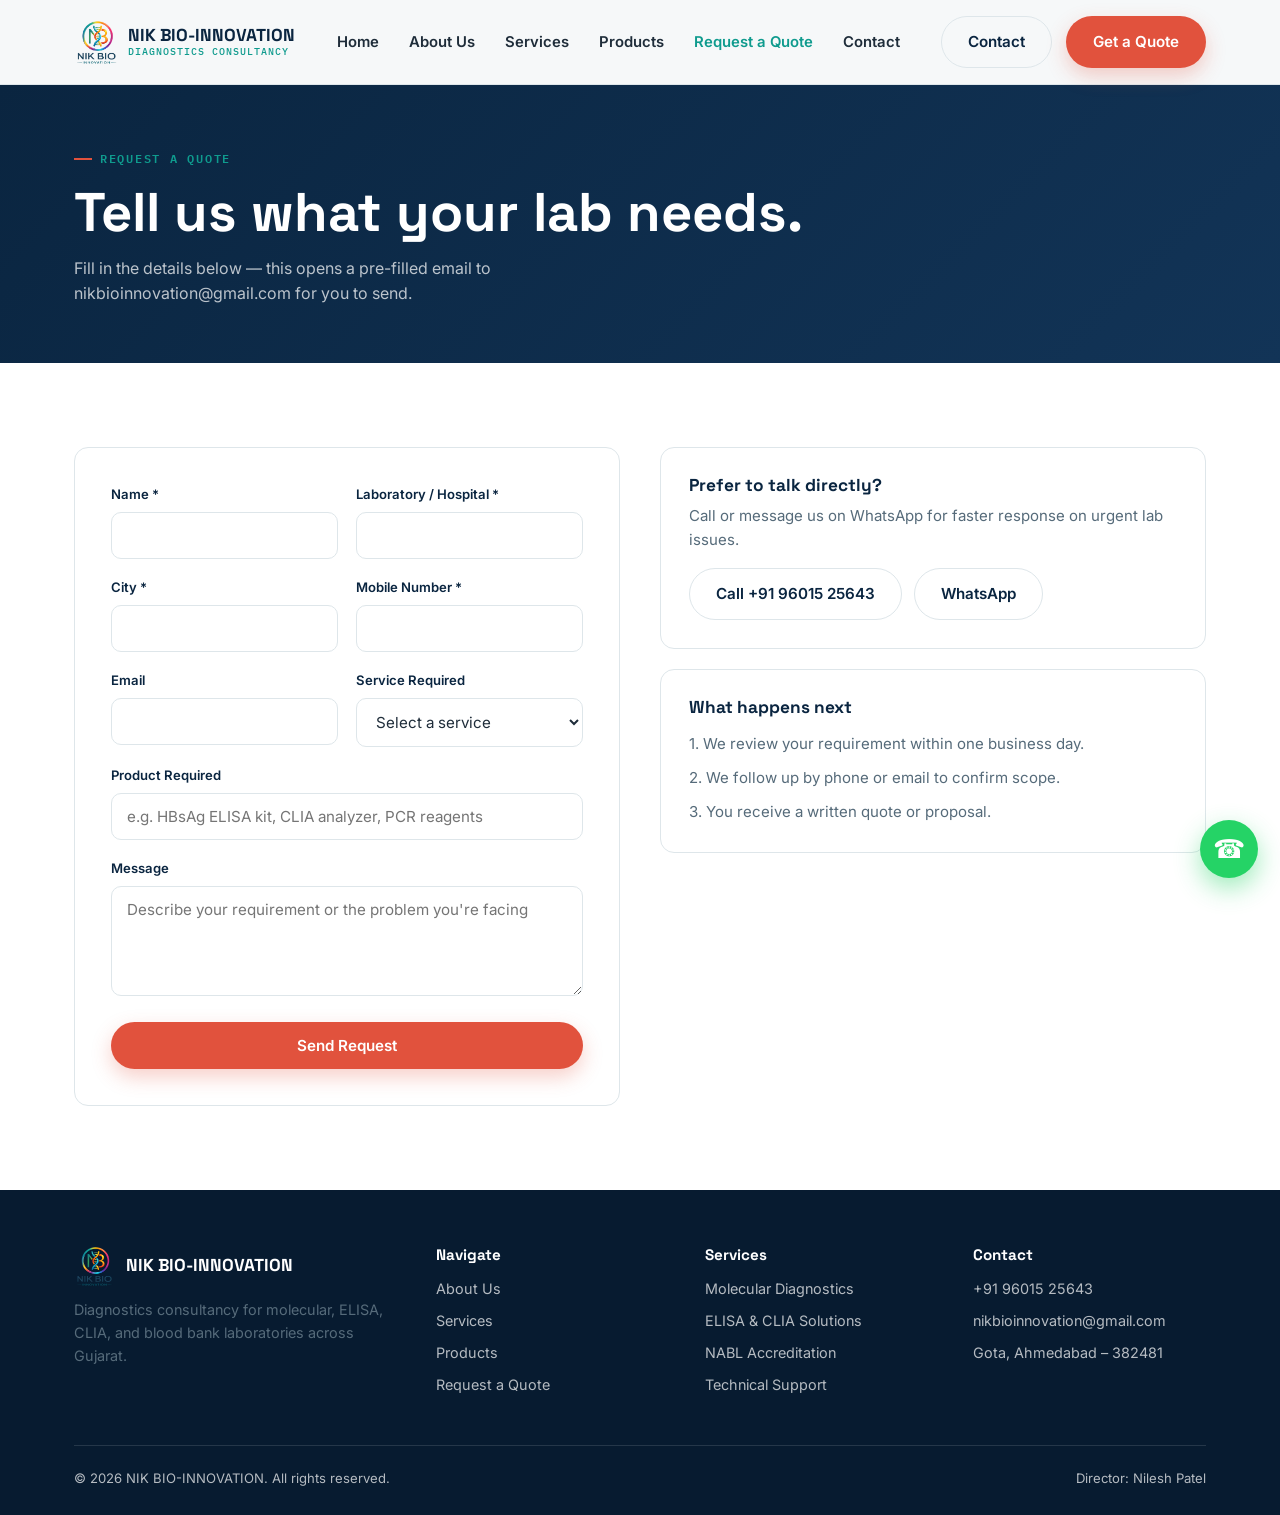
<file: quote.html>
<!DOCTYPE html>
<html lang="en">
<head>
<meta charset="UTF-8">
<meta name="viewport" content="width=device-width, initial-scale=1.0">
<title>Request a Quote | NIK BIO-INNOVATION</title>
<meta name="description" content="Request a quote from NIK BIO-INNOVATION for diagnostics products, laboratory consultancy, or technical services.">
<link rel="icon" type="image/png" href="assets/favicon-32.png">
<link rel="apple-touch-icon" href="assets/apple-touch-icon.png">
<link rel="stylesheet" href="style.css">
</head>
<body>

<header class="site">
  <nav class="nav">
    <a href="index.html" class="brand">
      <div class="brand-mark"><img src="assets/logo-icon.png" alt="NIK BIO-INNOVATION logo"></div>
      <div class="brand-name">NIK BIO-INNOVATION<span>Diagnostics Consultancy</span></div>
    </a>
    <ul class="nav-links">
      <li><a href="index.html">Home</a></li>
      <li><a href="about.html">About Us</a></li>
      <li><a href="services.html">Services</a></li>
      <li><a href="products.html">Products</a></li>
      <li><a href="quote.html" class="active">Request a Quote</a></li>
      <li><a href="contact.html">Contact</a></li>
    </ul>
    <div class="nav-cta">
      <a href="contact.html" class="btn btn-outline">Contact</a>
      <a href="quote.html" class="btn btn-primary">Get a Quote</a>
      <button class="hamburger" aria-label="Menu"><span></span><span></span><span></span></button>
    </div>
  </nav>
</header>

<section class="page-hero plate-grid-light">
  <div class="wrap">
    <div class="eyebrow">Request a quote</div>
    <h1 style="color:#fff;">Tell us what your lab needs.</h1>
    <p>Fill in the details below — this opens a pre-filled email to nikbioinnovation@gmail.com for you to send.</p>
  </div>
</section>

<section class="bg-panel">
  <div class="wrap">
    <div class="grid grid-2" style="align-items:flex-start; gap:40px;">
      <form id="quote-form" class="form-card reveal">
        <div class="form-row">
          <div>
            <label for="name">Name *</label>
            <input type="text" id="name" name="name" required>
          </div>
          <div>
            <label for="lab">Laboratory / Hospital *</label>
            <input type="text" id="lab" name="lab" required>
          </div>
        </div>
        <div class="form-row">
          <div>
            <label for="city">City *</label>
            <input type="text" id="city" name="city" required>
          </div>
          <div>
            <label for="mobile">Mobile Number *</label>
            <input type="tel" id="mobile" name="mobile" required>
          </div>
        </div>
        <div class="form-row">
          <div>
            <label for="email">Email</label>
            <input type="email" id="email" name="email">
          </div>
          <div>
            <label for="service">Service Required</label>
            <select id="service" name="service">
              <option value="">Select a service</option>
              <option>Molecular Diagnostics</option>
              <option>ELISA & CLIA Solutions</option>
              <option>Laboratory Consultancy</option>
              <option>Blood Bank Solutions</option>
              <option>NABL Accreditation Support</option>
              <option>Application & Product Training</option>
              <option>Equipment Installation & Validation</option>
              <option>Technical Support</option>
              <option>Other</option>
            </select>
          </div>
        </div>
        <div class="form-row" style="grid-template-columns:1fr;">
          <div>
            <label for="product">Product Required</label>
            <input type="text" id="product" name="product" placeholder="e.g. HBsAg ELISA kit, CLIA analyzer, PCR reagents">
          </div>
        </div>
        <div class="form-row" style="grid-template-columns:1fr; margin-bottom:8px;">
          <div>
            <label for="message">Message</label>
            <textarea id="message" name="message" placeholder="Describe your requirement or the problem you're facing"></textarea>
          </div>
        </div>
        <button type="submit" class="btn btn-primary" style="width:100%; justify-content:center; margin-top:10px;">Send Request</button>
      </form>

      <div class="reveal">
        <div class="card" style="margin-bottom:20px;">
          <h3>Prefer to talk directly?</h3>
          <p style="margin-top:8px;">Call or message us on WhatsApp for faster response on urgent lab issues.</p>
          <div style="display:flex; gap:12px; margin-top:16px; flex-wrap:wrap;">
            <a href="tel:+919601525643" class="btn btn-outline">Call +91 96015 25643</a>
            <a href="https://wa.me/919601525643" target="_blank" rel="noopener" class="btn btn-outline">WhatsApp</a>
          </div>
        </div>
        <div class="card">
          <h3>What happens next</h3>
          <ul style="margin-top:14px; display:flex; flex-direction:column; gap:10px;">
            <li style="font-size:0.94rem; color:var(--ink-soft);">1. We review your requirement within one business day.</li>
            <li style="font-size:0.94rem; color:var(--ink-soft);">2. We follow up by phone or email to confirm scope.</li>
            <li style="font-size:0.94rem; color:var(--ink-soft);">3. You receive a written quote or proposal.</li>
          </ul>
        </div>
      </div>
    </div>
  </div>
</section>

<footer>
  <div class="wrap">
    <div class="footer-grid">
      <div>
        <div class="footer-brand"><img src="assets/logo-icon.png" alt="NIK BIO-INNOVATION logo"><div class="brand-name" style="color:#fff;">NIK BIO-INNOVATION</div></div>
        <p style="margin-top:12px; font-size:0.9rem;">Diagnostics consultancy for molecular, ELISA, CLIA, and blood bank laboratories across Gujarat.</p>
      </div>
      <div>
        <h4>Navigate</h4>
        <ul>
          <li><a href="about.html">About Us</a></li>
          <li><a href="services.html">Services</a></li>
          <li><a href="products.html">Products</a></li>
          <li><a href="quote.html">Request a Quote</a></li>
        </ul>
      </div>
      <div>
        <h4>Services</h4>
        <ul>
          <li><a href="services.html">Molecular Diagnostics</a></li>
          <li><a href="services.html">ELISA &amp; CLIA Solutions</a></li>
          <li><a href="services.html">NABL Accreditation</a></li>
          <li><a href="services.html">Technical Support</a></li>
        </ul>
      </div>
      <div>
        <h4>Contact</h4>
        <ul>
          <li>+91 96015 25643</li>
          <li>nikbioinnovation@gmail.com</li>
          <li>Gota, Ahmedabad – 382481</li>
        </ul>
      </div>
    </div>
    <div class="footer-bottom">
      <span>&copy; 2026 NIK BIO-INNOVATION. All rights reserved.</span>
      <span>Director: Nilesh Patel</span>
    </div>
  </div>
</footer>

<a class="wa-float" href="https://wa.me/919601525643" target="_blank" rel="noopener" aria-label="Chat on WhatsApp">☎</a>

<script src="script.js"></script>
</body>
</html>
</file>
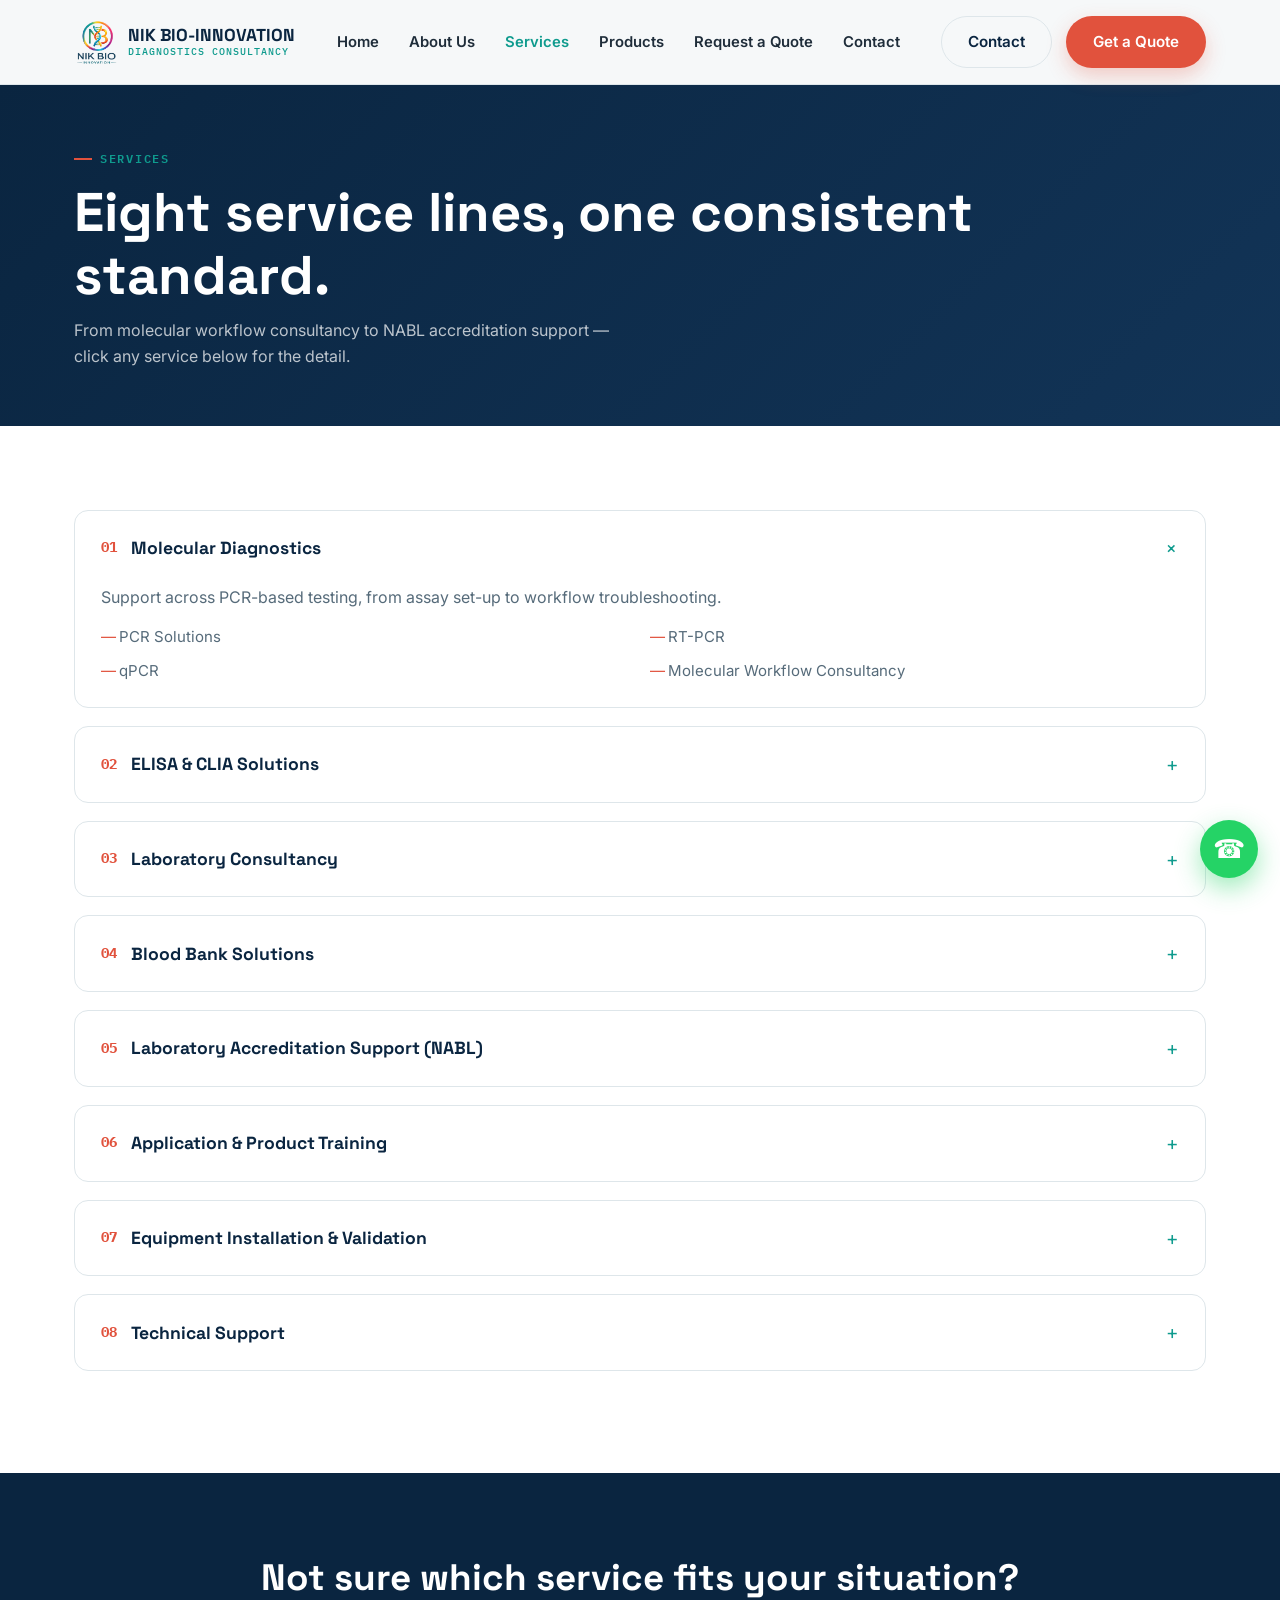
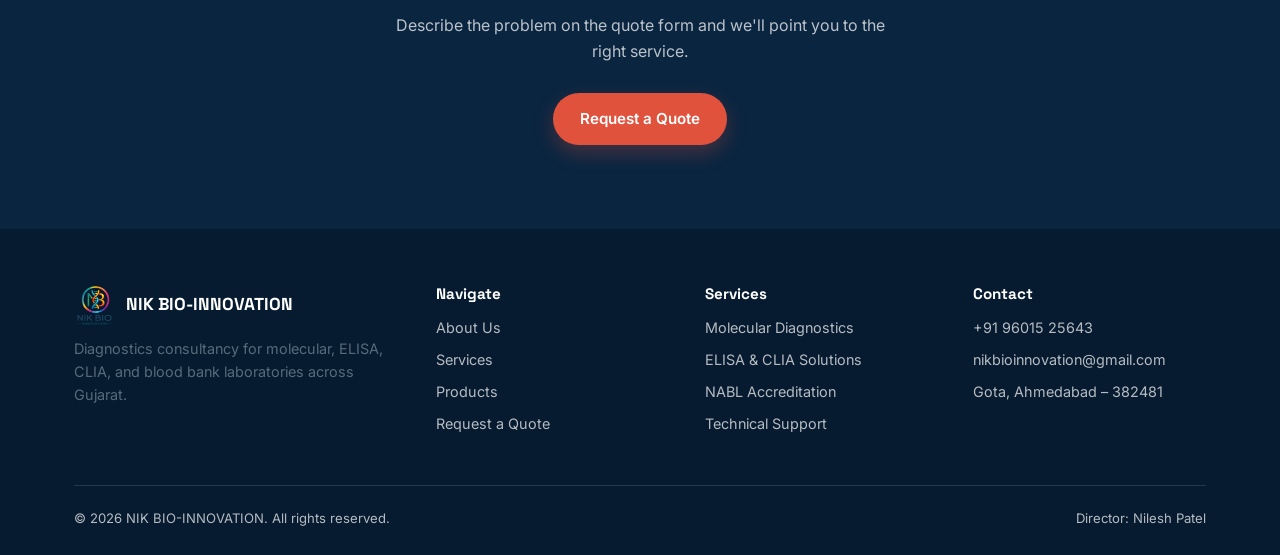
<file: services.html>
<!DOCTYPE html>
<html lang="en">
<head>
<meta charset="UTF-8">
<meta name="viewport" content="width=device-width, initial-scale=1.0">
<title>Services | NIK BIO-INNOVATION</title>
<meta name="description" content="Molecular diagnostics, ELISA & CLIA solutions, laboratory consultancy, blood bank solutions, NABL accreditation support, training, equipment validation, and technical support.">
<link rel="icon" type="image/png" href="assets/favicon-32.png">
<link rel="apple-touch-icon" href="assets/apple-touch-icon.png">
<link rel="stylesheet" href="style.css">
</head>
<body>

<header class="site">
  <nav class="nav">
    <a href="index.html" class="brand">
      <div class="brand-mark"><img src="assets/logo-icon.png" alt="NIK BIO-INNOVATION logo"></div>
      <div class="brand-name">NIK BIO-INNOVATION<span>Diagnostics Consultancy</span></div>
    </a>
    <ul class="nav-links">
      <li><a href="index.html">Home</a></li>
      <li><a href="about.html">About Us</a></li>
      <li><a href="services.html" class="active">Services</a></li>
      <li><a href="products.html">Products</a></li>
      <li><a href="quote.html">Request a Quote</a></li>
      <li><a href="contact.html">Contact</a></li>
    </ul>
    <div class="nav-cta">
      <a href="contact.html" class="btn btn-outline">Contact</a>
      <a href="quote.html" class="btn btn-primary">Get a Quote</a>
      <button class="hamburger" aria-label="Menu"><span></span><span></span><span></span></button>
    </div>
  </nav>
</header>

<section class="page-hero plate-grid-light">
  <div class="wrap">
    <div class="eyebrow">Services</div>
    <h1 style="color:#fff;">Eight service lines, one consistent standard.</h1>
    <p>From molecular workflow consultancy to NABL accreditation support — click any service below for the detail.</p>
  </div>
</section>

<section class="bg-panel">
  <div class="wrap">

    <div class="service-block reveal">
      <div class="service-head">
        <h3><span class="num">01</span> Molecular Diagnostics</h3>
        <span class="chev">+</span>
      </div>
      <div class="service-body">
        <p style="margin-bottom:14px;">Support across PCR-based testing, from assay set-up to workflow troubleshooting.</p>
        <ul>
          <li>PCR Solutions</li>
          <li>RT-PCR</li>
          <li>qPCR</li>
          <li>Molecular Workflow Consultancy</li>
        </ul>
      </div>
    </div>

    <div class="service-block reveal">
      <div class="service-head">
        <h3><span class="num">02</span> ELISA &amp; CLIA Solutions</h3>
        <span class="chev">+</span>
      </div>
      <div class="service-body">
        <p style="margin-bottom:14px;">Kit and instrument-level support across immunoassay platforms, including complaint investigation.</p>
        <ul>
          <li>ELISA Kits</li>
          <li>CLIA Instruments</li>
          <li>Assay Validation</li>
          <li>Troubleshooting</li>
          <li>Technical Application Support</li>
        </ul>
      </div>
    </div>

    <div class="service-block reveal">
      <div class="service-head">
        <h3><span class="num">03</span> Laboratory Consultancy</h3>
        <span class="chev">+</span>
      </div>
      <div class="service-body">
        <p style="margin-bottom:14px;">Planning support for new laboratories and workflow improvements for existing ones.</p>
        <ul>
          <li>New Laboratory Planning</li>
          <li>Workflow Optimization</li>
          <li>Equipment Selection</li>
          <li>Process Development</li>
        </ul>
      </div>
    </div>

    <div class="service-block reveal">
      <div class="service-head">
        <h3><span class="num">04</span> Blood Bank Solutions</h3>
        <span class="chev">+</span>
      </div>
      <div class="service-body">
        <p style="margin-bottom:14px;">End-to-end support for transfusion medicine and blood bank infectious marker testing.</p>
        <ul>
          <li>Blood Bank Setup</li>
          <li>Transfusion Diagnostics</li>
          <li>Infectious Marker Testing</li>
          <li>CLIA &amp; ELISA Implementation</li>
        </ul>
      </div>
    </div>

    <div class="service-block reveal">
      <div class="service-head">
        <h3><span class="num">05</span> Laboratory Accreditation Support (NABL)</h3>
        <span class="chev">+</span>
      </div>
      <div class="service-body">
        <p style="margin-bottom:14px;">Documentation and audit-readiness support built to NABL and ISO 15189 standard.</p>
        <ul>
          <li>ISO 15189 Documentation</li>
          <li>SOP Preparation</li>
          <li>Internal Audit Support</li>
          <li>Quality Management System</li>
          <li>IQC &amp; EQAS Guidance</li>
        </ul>
      </div>
    </div>

    <div class="service-block reveal">
      <div class="service-head">
        <h3><span class="num">06</span> Application &amp; Product Training</h3>
        <span class="chev">+</span>
      </div>
      <div class="service-body">
        <p style="margin-bottom:14px;">Hands-on training programs for laboratory staff, built around real assay data.</p>
        <ul>
          <li>Instrument Training</li>
          <li>ELISA Training</li>
          <li>CLIA Training</li>
          <li>Technical Workshops</li>
          <li>Staff Competency Programs</li>
        </ul>
      </div>
    </div>

    <div class="service-block reveal">
      <div class="service-head">
        <h3><span class="num">07</span> Equipment Installation &amp; Validation</h3>
        <span class="chev">+</span>
      </div>
      <div class="service-body">
        <p style="margin-bottom:14px;">Formal qualification and validation support for new and existing instruments.</p>
        <ul>
          <li>Installation Qualification (IQ)</li>
          <li>Operational Qualification (OQ)</li>
          <li>Performance Qualification (PQ)</li>
          <li>Method Validation</li>
          <li>Calibration Support</li>
        </ul>
      </div>
    </div>

    <div class="service-block reveal">
      <div class="service-head">
        <h3><span class="num">08</span> Technical Support</h3>
        <span class="chev">+</span>
      </div>
      <div class="service-body">
        <p style="margin-bottom:14px;">Ongoing troubleshooting and maintenance support to keep instruments performing.</p>
        <ul>
          <li>Instrument Troubleshooting</li>
          <li>Remote Assistance</li>
          <li>Preventive Maintenance</li>
          <li>Performance Optimization</li>
        </ul>
      </div>
    </div>

  </div>
</section>

<section class="bg-navy plate-grid-light" style="text-align:center;">
  <div class="wrap">
    <h2 style="color:#fff;">Not sure which service fits your situation?</h2>
    <p style="max-width:520px; margin:14px auto 28px;">Describe the problem on the quote form and we'll point you to the right service.</p>
    <a href="quote.html" class="btn btn-primary">Request a Quote</a>
  </div>
</section>

<footer>
  <div class="wrap">
    <div class="footer-grid">
      <div>
        <div class="footer-brand"><img src="assets/logo-icon.png" alt="NIK BIO-INNOVATION logo"><div class="brand-name" style="color:#fff;">NIK BIO-INNOVATION</div></div>
        <p style="margin-top:12px; font-size:0.9rem;">Diagnostics consultancy for molecular, ELISA, CLIA, and blood bank laboratories across Gujarat.</p>
      </div>
      <div>
        <h4>Navigate</h4>
        <ul>
          <li><a href="about.html">About Us</a></li>
          <li><a href="services.html">Services</a></li>
          <li><a href="products.html">Products</a></li>
          <li><a href="quote.html">Request a Quote</a></li>
        </ul>
      </div>
      <div>
        <h4>Services</h4>
        <ul>
          <li><a href="services.html">Molecular Diagnostics</a></li>
          <li><a href="services.html">ELISA &amp; CLIA Solutions</a></li>
          <li><a href="services.html">NABL Accreditation</a></li>
          <li><a href="services.html">Technical Support</a></li>
        </ul>
      </div>
      <div>
        <h4>Contact</h4>
        <ul>
          <li>+91 96015 25643</li>
          <li>nikbioinnovation@gmail.com</li>
          <li>Gota, Ahmedabad – 382481</li>
        </ul>
      </div>
    </div>
    <div class="footer-bottom">
      <span>&copy; 2026 NIK BIO-INNOVATION. All rights reserved.</span>
      <span>Director: Nilesh Patel</span>
    </div>
  </div>
</footer>

<a class="wa-float" href="https://wa.me/919601525643" target="_blank" rel="noopener" aria-label="Chat on WhatsApp">☎</a>

<script src="script.js"></script>
</body>
</html>
</file>
<file: style.css>
/* ============================================================
   NIK BIO-INNOVATION — Design tokens
   Palette: Clinical Navy / Assay Teal / Reagent Coral
   Type: Space Grotesk (display) · Inter (body) · IBM Plex Mono (data)
   Signature: plate-reader scan sweep + microplate dot grid
   ============================================================ */

@import url('https://fonts.googleapis.com/css2?family=Space+Grotesk:wght@500;600;700&family=Inter:wght@400;500;600;700&family=IBM+Plex+Mono:wght@500;600&display=swap');

:root{
  --navy:        #0A2540;
  --navy-soft:   #123457;
  --teal:        #0F9B8E;
  --teal-soft:   #E4F5F3;
  --coral:       #E1523D;
  --coral-soft:  #FCE7E3;
  --bg:          #F6F8F9;
  --panel:       #FFFFFF;
  --ink:         #1F2D3A;
  --ink-soft:    #566B7A;
  --line:        #DEE6EA;

  --font-display: 'Space Grotesk', sans-serif;
  --font-body:    'Inter', sans-serif;
  --font-mono:    'IBM Plex Mono', monospace;

  --radius: 14px;
  --container: 1180px;
}

*{box-sizing:border-box; margin:0; padding:0;}
html{scroll-behavior:smooth;}
body{
  font-family: var(--font-body);
  color: var(--ink);
  background: var(--bg);
  line-height: 1.6;
  -webkit-font-smoothing: antialiased;
}
img{max-width:100%; display:block;}
a{color:inherit; text-decoration:none;}
ul{list-style:none;}

.wrap{max-width: var(--container); margin: 0 auto; padding: 0 24px;}

h1,h2,h3,h4{font-family: var(--font-display); color: var(--navy); line-height:1.15; font-weight:700;}
h1{font-size: clamp(2.1rem, 4.4vw, 3.4rem);}
h2{font-size: clamp(1.6rem, 3vw, 2.3rem);}
h3{font-size: 1.2rem;}
p{color: var(--ink-soft);}

.eyebrow{
  font-family: var(--font-mono);
  font-size: 0.78rem;
  letter-spacing: 0.14em;
  text-transform: uppercase;
  color: var(--teal);
  font-weight: 600;
  display:flex; align-items:center; gap:8px;
  margin-bottom: 12px;
}
.eyebrow::before{
  content:"";
  width: 18px; height: 2px; background: var(--coral);
  display:inline-block;
}

/* microplate dot-grid texture, used sparingly as the visual signature */
.plate-grid{
  background-image: radial-gradient(circle, rgba(10,37,64,0.10) 1.4px, transparent 1.4px);
  background-size: 22px 22px;
}
.plate-grid-light{
  background-image: radial-gradient(circle, rgba(255,255,255,0.16) 1.4px, transparent 1.4px);
  background-size: 22px 22px;
}

/* ---------- Buttons ---------- */
.btn{
  display:inline-flex; align-items:center; gap:8px;
  font-family: var(--font-body); font-weight:600; font-size:0.95rem;
  padding: 13px 26px; border-radius: 100px;
  border: 1.5px solid transparent; cursor:pointer;
  transition: transform .18s ease, box-shadow .18s ease, background .18s ease, color .18s ease;
}
.btn-primary{ background: var(--coral); color:#fff; box-shadow: 0 8px 20px rgba(225,82,61,0.28);}
.btn-primary:hover{ transform: translateY(-2px); box-shadow: 0 12px 26px rgba(225,82,61,0.36);}
.btn-outline{ background: transparent; color: var(--navy); border-color: var(--line);}
.btn-outline:hover{ border-color: var(--navy); transform: translateY(-2px);}
.btn-on-dark{ background: transparent; color:#fff; border-color: rgba(255,255,255,0.4);}
.btn-on-dark:hover{ background: rgba(255,255,255,0.12); transform: translateY(-2px);}

/* ---------- Header / Nav ---------- */
header.site{
  position: sticky; top:0; z-index: 200;
  background: rgba(246,248,249,0.92);
  backdrop-filter: blur(10px);
  border-bottom: 1px solid var(--line);
}
.nav{
  display:flex; align-items:center; justify-content:space-between;
  padding: 16px 24px; max-width: var(--container); margin:0 auto;
}
.brand{ display:flex; align-items:center; gap:10px; }
.brand-mark{
  width:44px; height:44px;
  display:flex; align-items:center; justify-content:center;
  flex-shrink:0;
}
.brand-mark img{ width:100%; height:100%; object-fit:contain; }
.brand-name{ font-family: var(--font-display); font-weight:700; color:var(--navy); font-size:1.08rem; line-height:1.1;}
.brand-name span{display:block; font-family: var(--font-mono); font-weight:500; font-size:0.62rem; letter-spacing:0.1em; color: var(--teal); text-transform:uppercase; margin-top:2px;}

.nav-links{ display:flex; align-items:center; gap:30px; }
.nav-links a{ font-weight:600; font-size:0.93rem; color: var(--ink); position:relative; padding: 4px 0;}
.nav-links a.active, .nav-links a:hover{ color: var(--teal); }
.nav-cta{ display:flex; align-items:center; gap:14px; }
.hamburger{ display:none; flex-direction:column; gap:5px; cursor:pointer; background:none; border:none; }
.hamburger span{ width:24px; height:2px; background: var(--navy); border-radius:2px; }

@media (max-width: 900px){
  .nav-links{
    position: fixed; inset: 68px 0 0 0; background: var(--panel);
    flex-direction:column; align-items:flex-start; padding: 28px 24px;
    gap: 22px; transform: translateX(100%); transition: transform .3s ease;
    border-top:1px solid var(--line);
  }
  .nav-links.open{ transform: translateX(0); }
  .hamburger{ display:flex; }
  .nav-cta .btn-outline{ display:none; }
}

/* ---------- Hero ---------- */
.hero{
  position:relative; overflow:hidden;
  background: radial-gradient(120% 100% at 10% 0%, var(--navy-soft) 0%, var(--navy) 60%, #071b30 100%);
  color:#fff; padding: 100px 0 90px;
}
.hero::after{
  /* scan sweep signature */
  content:"";
  position:absolute; left:0; right:0; height:2px;
  background: linear-gradient(90deg, transparent, rgba(15,155,142,0.9), transparent);
  box-shadow: 0 0 24px 4px rgba(15,155,142,0.55);
  animation: sweep 5.5s linear infinite;
}
@keyframes sweep{
  0%{ top:6%; opacity:0;} 8%{opacity:1;} 92%{opacity:1;} 100%{ top:96%; opacity:0;}
}
.hero-grid{ display:grid; grid-template-columns: 1.15fr 0.85fr; gap:50px; align-items:center; }
@media (max-width: 900px){ .hero-grid{ grid-template-columns:1fr; } }
.hero p.lead{ color: rgba(255,255,255,0.78); font-size:1.08rem; max-width:520px; margin: 18px 0 30px; }
.hero-actions{ display:flex; gap:14px; flex-wrap:wrap; }

.readout{
  background: rgba(255,255,255,0.06);
  border:1px solid rgba(255,255,255,0.14);
  border-radius: var(--radius);
  padding: 26px;
  backdrop-filter: blur(6px);
}
.readout-row{ display:flex; justify-content:space-between; padding:14px 0; border-bottom:1px dashed rgba(255,255,255,0.16); }
.readout-row:last-child{ border-bottom:none; }
.readout-label{ font-family: var(--font-mono); font-size:0.78rem; letter-spacing:0.06em; color: rgba(255,255,255,0.65); text-transform:uppercase;}
.readout-value{ font-family: var(--font-mono); font-weight:600; color:#fff; font-size:1.05rem;}

/* ---------- Sections ---------- */
section{ padding: 84px 0; }
.section-head{ max-width: 640px; margin-bottom: 46px; }
.section-head p{ margin-top:12px; font-size:1.02rem; }
.bg-panel{ background: var(--panel); }
.bg-navy{ background: var(--navy); color:#fff; }
.bg-navy h2, .bg-navy h3{ color:#fff; }
.bg-navy p{ color: rgba(255,255,255,0.72); }

/* ---------- Cards / grids ---------- */
.grid{ display:grid; gap:24px; }
.grid-3{ grid-template-columns: repeat(3, 1fr); }
.grid-4{ grid-template-columns: repeat(4, 1fr); }
.grid-2{ grid-template-columns: repeat(2, 1fr); }
@media (max-width: 900px){ .grid-3, .grid-4{ grid-template-columns: repeat(2,1fr); } }
@media (max-width: 620px){ .grid-3, .grid-4, .grid-2{ grid-template-columns: 1fr; } }

.card{
  background: var(--panel);
  border: 1px solid var(--line);
  border-radius: var(--radius);
  padding: 28px;
  transition: transform .22s ease, box-shadow .22s ease, border-color .22s ease;
}
.card:hover{ transform: translateY(-4px); box-shadow: 0 16px 32px rgba(10,37,64,0.08); border-color: rgba(15,155,142,0.35); }
.card .icon{
  width:46px; height:46px; border-radius:11px;
  background: var(--teal-soft); color: var(--teal);
  display:flex; align-items:center; justify-content:center;
  margin-bottom:16px; font-size:1.3rem;
}
.card h3{ margin-bottom:8px; font-size:1.08rem; }
.card p{ font-size:0.94rem; }

/* glassmorphism variant for dark sections */
.glass{
  background: rgba(255,255,255,0.07);
  border: 1px solid rgba(255,255,255,0.14);
  backdrop-filter: blur(8px);
  border-radius: var(--radius);
  padding: 26px;
}
.glass h3{ color:#fff; }
.glass p{ color: rgba(255,255,255,0.72); }

/* ---------- Stats ---------- */
.stats{ display:flex; justify-content:space-between; flex-wrap:wrap; gap:24px; }
.stat{ font-family: var(--font-mono); }
.stat .num{ font-size: 2.1rem; font-weight:700; color: var(--teal); }
.stat .lbl{ font-size:0.76rem; letter-spacing:0.08em; text-transform:uppercase; color: rgba(255,255,255,0.65); margin-top:4px;}

/* ---------- Service accordion (services page) ---------- */
.service-block{ border:1px solid var(--line); border-radius: var(--radius); background:var(--panel); margin-bottom:18px; overflow:hidden; }
.service-head{
  display:flex; align-items:center; justify-content:space-between; gap:16px;
  padding: 22px 26px; cursor:pointer;
}
.service-head h3{ display:flex; align-items:center; gap:14px; font-size:1.1rem; }
.service-head .num{ font-family: var(--font-mono); color: var(--coral); font-size:0.85rem; }
.chev{ transition: transform .25s ease; color: var(--teal); font-size:1.2rem; }
.service-block.open .chev{ transform: rotate(45deg); }
.service-body{ max-height:0; overflow:hidden; transition: max-height .35s ease; padding:0 26px; }
.service-block.open .service-body{ max-height: 400px; padding: 0 26px 24px; }
.service-body ul{ display:grid; grid-template-columns: repeat(2,1fr); gap:10px 20px; }
@media (max-width:620px){ .service-body ul{ grid-template-columns:1fr; } }
.service-body li{ font-size:0.94rem; color: var(--ink-soft); padding-left:18px; position:relative; }
.service-body li::before{ content:"—"; position:absolute; left:0; color: var(--coral); }

/* ---------- Table (products) ---------- */
.table-wrap{ overflow-x:auto; border:1px solid var(--line); border-radius: var(--radius); background:var(--panel); }
table{ width:100%; border-collapse:collapse; min-width: 640px; }
th{ text-align:left; font-family: var(--font-mono); font-size:0.74rem; letter-spacing:0.08em; text-transform:uppercase; color: var(--ink-soft); padding:16px 20px; border-bottom:1px solid var(--line); background: #FAFCFC;}
td{ padding:18px 20px; border-bottom:1px solid var(--line); font-size:0.94rem; }
tr:last-child td{ border-bottom:none; }
.tag{ display:inline-block; font-family: var(--font-mono); font-size:0.72rem; padding:3px 10px; border-radius:100px; background: var(--teal-soft); color: var(--teal); font-weight:600;}

/* ---------- Form ---------- */
.form-card{ background: var(--panel); border:1px solid var(--line); border-radius: var(--radius); padding: 36px; }
.form-row{ display:grid; grid-template-columns: 1fr 1fr; gap:18px; margin-bottom:18px; }
@media (max-width:620px){ .form-row{ grid-template-columns:1fr; } }
label{ font-size:0.82rem; font-weight:600; color: var(--navy); display:block; margin-bottom:7px; }
input, select, textarea{
  width:100%; padding: 13px 15px; border-radius:10px; border:1.5px solid var(--line);
  font-family: var(--font-body); font-size:0.95rem; color: var(--ink); background:#fff;
  transition: border-color .18s ease;
}
input:focus, select:focus, textarea:focus{ outline:none; border-color: var(--teal); }
textarea{ resize: vertical; min-height:110px; }

/* ---------- Testimonials ---------- */
.testimonial{ background: var(--panel); border:1px solid var(--line); border-radius: var(--radius); padding:28px; }
.testimonial p.quote{ font-style: italic; color: var(--ink); font-size:1rem; margin-bottom:16px; }
.testimonial .who{ font-family: var(--font-mono); font-size:0.82rem; color: var(--ink-soft); }

/* ---------- Footer ---------- */
footer{ background: #071B30; color: rgba(255,255,255,0.7); padding: 56px 0 26px; }
.footer-brand{ display:flex; align-items:center; gap:12px; margin-bottom:12px; }
.footer-brand img{ width:40px; height:40px; object-fit:contain; }
.footer-grid{ display:grid; grid-template-columns: 1.4fr 1fr 1fr 1fr; gap:36px; margin-bottom:40px;}
@media (max-width:760px){ .footer-grid{ grid-template-columns:1fr 1fr; } }
footer h4{ color:#fff; font-size:0.95rem; margin-bottom:14px; }
footer li{ margin-bottom:9px; font-size:0.9rem; }
footer a:hover{ color: var(--teal); }
.footer-bottom{ border-top:1px solid rgba(255,255,255,0.12); padding-top:22px; display:flex; justify-content:space-between; flex-wrap:wrap; gap:10px; font-size:0.82rem; }

/* ---------- WhatsApp float ---------- */
.wa-float{
  position: fixed; right: 22px; bottom: 22px; z-index:300;
  width:58px; height:58px; border-radius:50%;
  background:#25D366; color:#fff; display:flex; align-items:center; justify-content:center;
  box-shadow: 0 10px 26px rgba(37,211,102,0.45);
  font-size:1.6rem; transition: transform .2s ease;
}
.wa-float:hover{ transform: scale(1.08); }

/* ---------- Breadcrumb / page hero (inner pages) ---------- */
.page-hero{
  background: linear-gradient(135deg, var(--navy), var(--navy-soft));
  color:#fff; padding: 64px 0 56px;
}
.page-hero .eyebrow{ color: var(--teal); }
.page-hero p{ color: rgba(255,255,255,0.72); max-width:560px; margin-top:12px; }

/* ---------- reveal on scroll ---------- */
.reveal{ opacity:0; transform: translateY(18px); transition: opacity .6s ease, transform .6s ease; }
.reveal.in{ opacity:1; transform:none; }

@media (prefers-reduced-motion: reduce){
  *{ animation:none !important; transition:none !important; }
  .reveal{ opacity:1; transform:none; }
}
</file>
